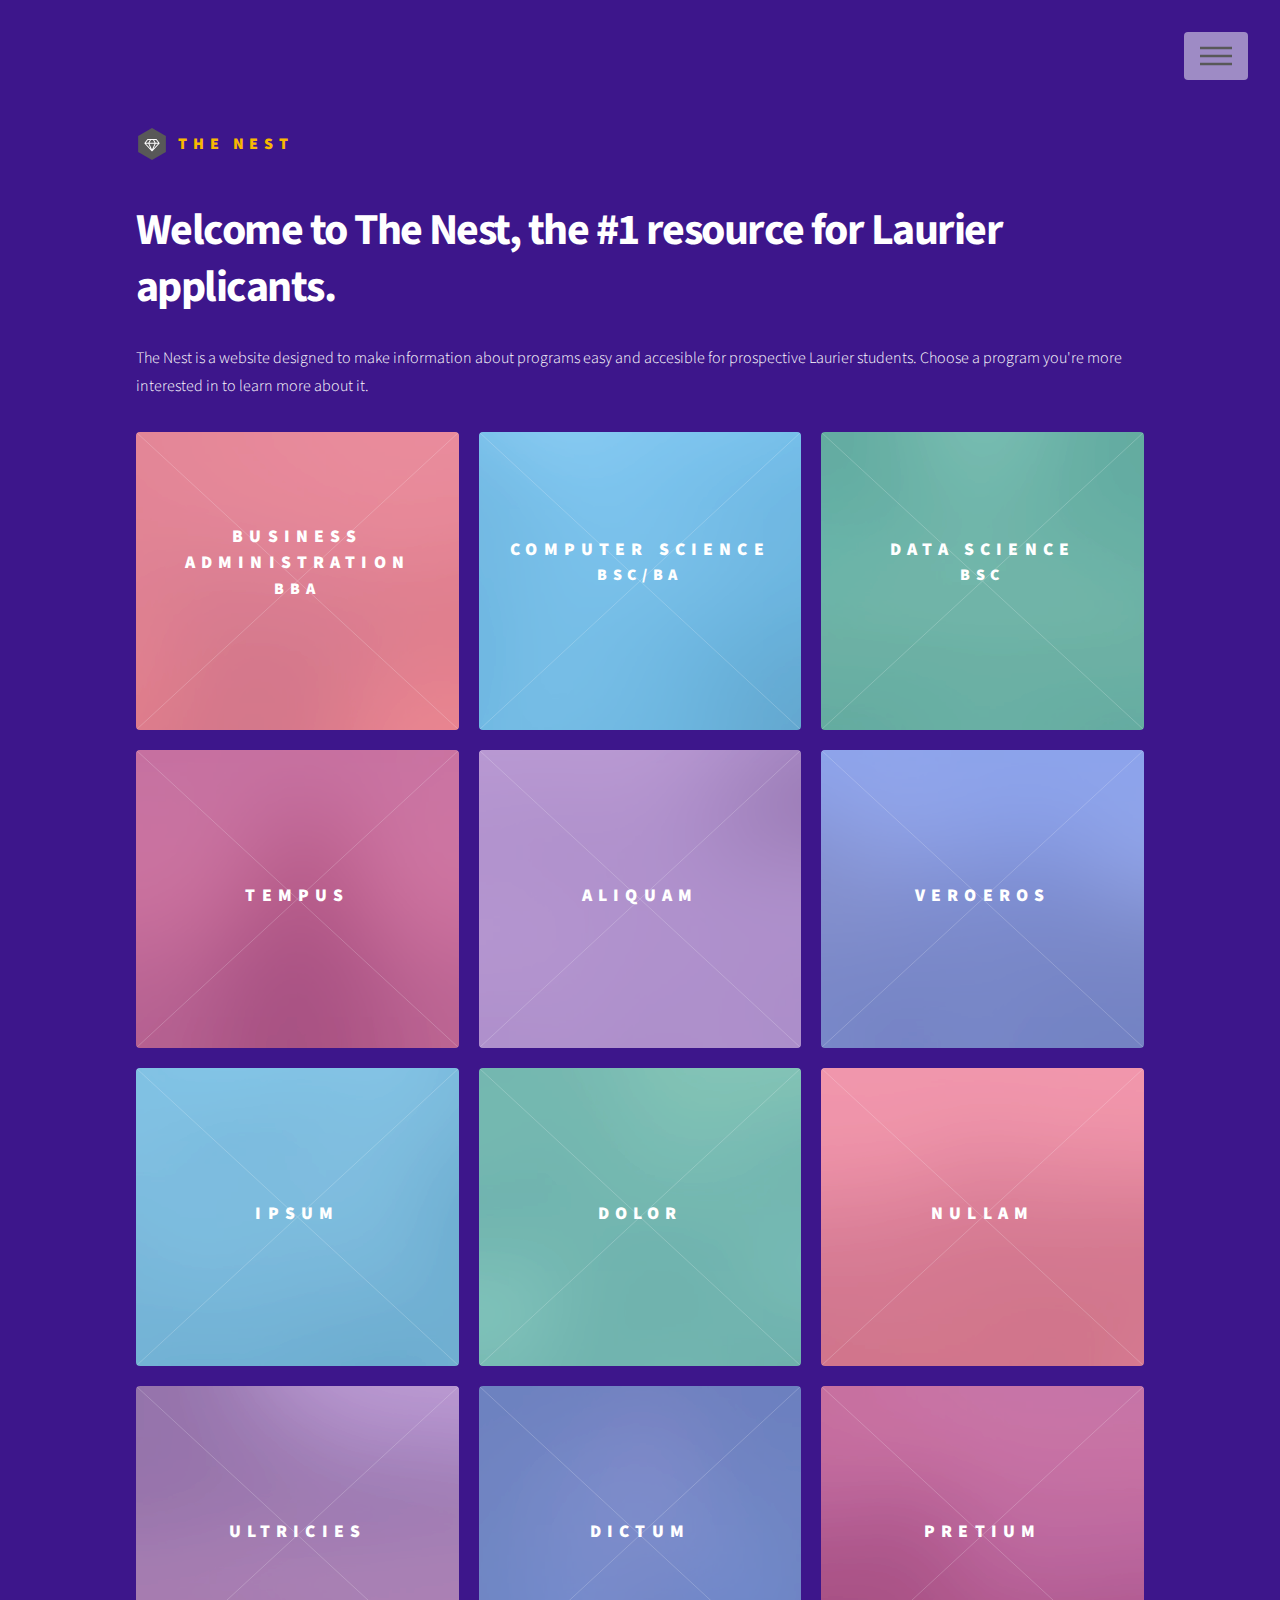
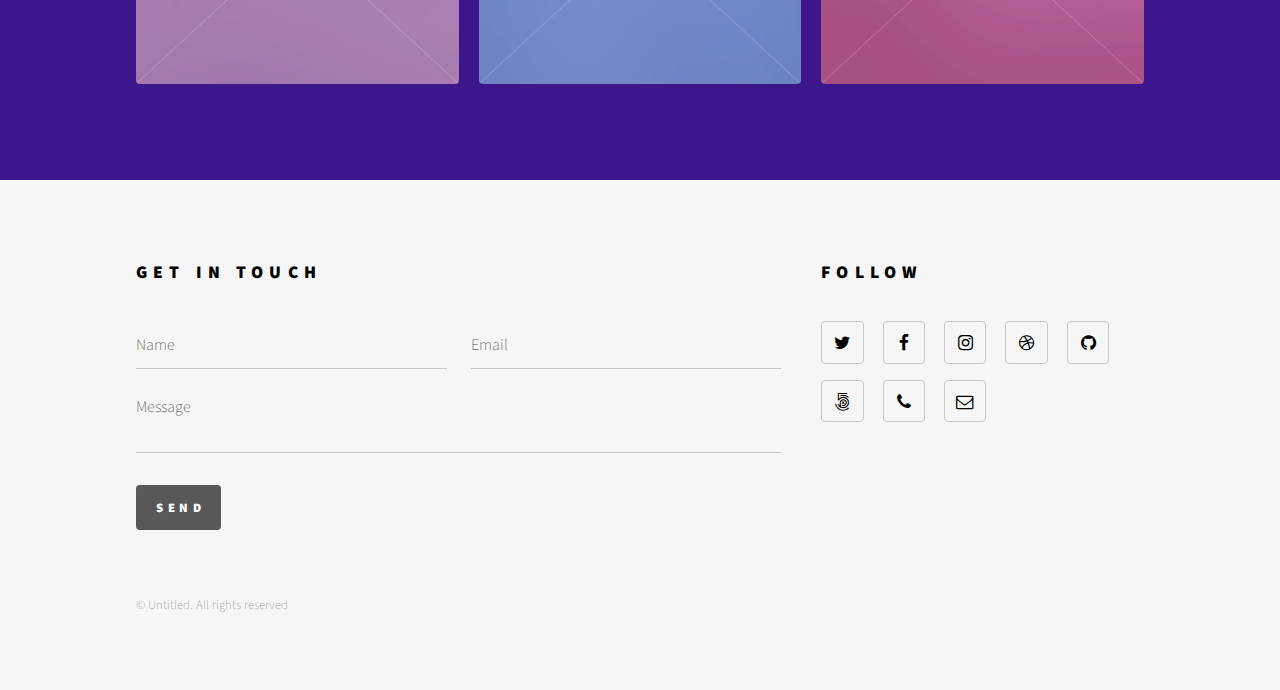
<file: index.html>
<!DOCTYPE HTML>
<!--
	Phantom by Pixelarity
	pixelarity.com | hello@pixelarity.com
	License: pixelarity.com/license
-->
<html>
	<head>
		<title>The Nest</title>
		<meta charset="utf-8" />
		<meta name="viewport" content="width=device-width, initial-scale=1, user-scalable=no" />
		<link rel="stylesheet" href="assets/css/main.css" />
		<noscript><link rel="stylesheet" href="assets/css/noscript.css" /></noscript>
	</head>
	<body class="is-preload">
		<!-- Wrapper -->
			<div id="wrapper">

				<!-- Header -->
					<header id="header">
						<div class="inner">

							<!-- Logo -->
								<a href="index.html" class="logo">
									<span class="symbol"><img src="images/logo.svg" alt="" /></span><span class="title">The Nest</span>
								</a>

							<!-- Nav -->
								<nav>
									<ul>
										<li><a href="#menu">Menu</a></li>
									</ul>
								</nav>

						</div>
					</header>

				<!-- Menu -->
					<nav id="menu">
						<h2>Menu</h2>
						<ul>
							<li><a href="index.html">Home</a></li>
							<li><a href="generic.html">Ipsum veroeros</a></li>
							<li><a href="generic.html">Tempus etiam</a></li>
							<li><a href="generic.html">Consequat dolor</a></li>
							<li><a href="elements.html">Elements</a></li>
						</ul>
					</nav>

				<!-- Main -->
					<div id="main">
						<div class="inner">
							<header>
								<h1>Welcome to The Nest, the #1 resource for Laurier applicants.</h1>
								<p>The Nest is a website designed to make information about programs easy and accesible for prospective Laurier students. Choose a program you're more interested in to learn more about it.</p>
							</header>
							<section class="tiles">
								<article class="style1">
									<span class="image">
										<img src="images/pic01.jpg" alt="" />
									</span>
									<a href="bba.html">
										<h2>Business Administration</h2>
										<h3>BBA</h3>
										<div class="content">
											<p>Learn to adapt to a world of ever-growing complexity and work in teams tackling real-world problems facing today’s businesses and tomorrow’s startups.
												</p>
										</div>
									</a>
								</article>
								<article class="style2">
									<span class="image">
										<img src="images/pic02.jpg" alt="" />
									</span>
									<a href="cs.html">
										<h2>Computer Science</h2>
										<h3>BSc/BA</h3>
										<div class="content">
											<p> Computer Science will help you develop strong algorithm analysis and design skills in procedural, object-oriented and low-level languages.</p>
										</div>
									</a>
								</article>
								<article class="style3">
									<span class="image">
										<img src="images/pic03.jpg" alt="" />
									</span>
									<a href="generic.html">
										<h2>Data Science</h2>
										<h3>BSc</h3>
										<div class="content">
											<p>Data-driven decision making has become an industry standard, creating unprecedented demand for data-oriented professionals to analyze patterns and models for all kinds of data, with applications ranging from scientific discovery to business intelligence and analytics.</p>
										</div>
									</a>
								</article>
								<article class="style4">
									<span class="image">
										<img src="images/pic04.jpg" alt="" />
									</span>
									<a href="generic.html">
										<h2>Tempus</h2>
										<div class="content">
											<p>Sed nisl arcu euismod sit amet nisi lorem etiam dolor veroeros et feugiat.</p>
										</div>
									</a>
								</article>
								<article class="style5">
									<span class="image">
										<img src="images/pic05.jpg" alt="" />
									</span>
									<a href="generic.html">
										<h2>Aliquam</h2>
										<div class="content">
											<p>Sed nisl arcu euismod sit amet nisi lorem etiam dolor veroeros et feugiat.</p>
										</div>
									</a>
								</article>
								<article class="style6">
									<span class="image">
										<img src="images/pic06.jpg" alt="" />
									</span>
									<a href="generic.html">
										<h2>Veroeros</h2>
										<div class="content">
											<p>Sed nisl arcu euismod sit amet nisi lorem etiam dolor veroeros et feugiat.</p>
										</div>
									</a>
								</article>
								<article class="style2">
									<span class="image">
										<img src="images/pic07.jpg" alt="" />
									</span>
									<a href="generic.html">
										<h2>Ipsum</h2>
										<div class="content">
											<p>Sed nisl arcu euismod sit amet nisi lorem etiam dolor veroeros et feugiat.</p>
										</div>
									</a>
								</article>
								<article class="style3">
									<span class="image">
										<img src="images/pic08.jpg" alt="" />
									</span>
									<a href="generic.html">
										<h2>Dolor</h2>
										<div class="content">
											<p>Sed nisl arcu euismod sit amet nisi lorem etiam dolor veroeros et feugiat.</p>
										</div>
									</a>
								</article>
								<article class="style1">
									<span class="image">
										<img src="images/pic09.jpg" alt="" />
									</span>
									<a href="generic.html">
										<h2>Nullam</h2>
										<div class="content">
											<p>Sed nisl arcu euismod sit amet nisi lorem etiam dolor veroeros et feugiat.</p>
										</div>
									</a>
								</article>
								<article class="style5">
									<span class="image">
										<img src="images/pic10.jpg" alt="" />
									</span>
									<a href="generic.html">
										<h2>Ultricies</h2>
										<div class="content">
											<p>Sed nisl arcu euismod sit amet nisi lorem etiam dolor veroeros et feugiat.</p>
										</div>
									</a>
								</article>
								<article class="style6">
									<span class="image">
										<img src="images/pic11.jpg" alt="" />
									</span>
									<a href="generic.html">
										<h2>Dictum</h2>
										<div class="content">
											<p>Sed nisl arcu euismod sit amet nisi lorem etiam dolor veroeros et feugiat.</p>
										</div>
									</a>
								</article>
								<article class="style4">
									<span class="image">
										<img src="images/pic12.jpg" alt="" />
									</span>
									<a href="generic.html">
										<h2>Pretium</h2>
										<div class="content">
											<p>Sed nisl arcu euismod sit amet nisi lorem etiam dolor veroeros et feugiat.</p>
										</div>
									</a>
								</article>
							</section>
						</div>
					</div>

				<!-- Footer -->
					<footer id="footer">
						<div class="inner">
							<section>
								<h2>Get in touch</h2>
								<form method="post" action="#">
									<div class="fields">
										<div class="field half">
											<input type="text" name="name" id="name" placeholder="Name" />
										</div>
										<div class="field half">
											<input type="email" name="email" id="email" placeholder="Email" />
										</div>
										<div class="field">
											<textarea name="message" id="message" placeholder="Message"></textarea>
										</div>
									</div>
									<ul class="actions">
										<li><input type="submit" value="Send" class="primary" /></li>
									</ul>
								</form>
							</section>
							<section>
								<h2>Follow</h2>
								<ul class="icons">
									<li><a href="#" class="icon style2 fa-twitter"><span class="label">Twitter</span></a></li>
									<li><a href="#" class="icon style2 fa-facebook"><span class="label">Facebook</span></a></li>
									<li><a href="#" class="icon style2 fa-instagram"><span class="label">Instagram</span></a></li>
									<li><a href="#" class="icon style2 fa-dribbble"><span class="label">Dribbble</span></a></li>
									<li><a href="#" class="icon style2 fa-github"><span class="label">GitHub</span></a></li>
									<li><a href="#" class="icon style2 fa-500px"><span class="label">500px</span></a></li>
									<li><a href="#" class="icon style2 fa-phone"><span class="label">Phone</span></a></li>
									<li><a href="#" class="icon style2 fa-envelope-o"><span class="label">Email</span></a></li>
								</ul>
							</section>
							<ul class="copyright">
								<li>&copy; Untitled. All rights reserved</li>
							</ul>
						</div>
					</footer>

			</div>

		<!-- Scripts -->
			<script src="assets/js/jquery.min.js"></script>
			<script src="assets/js/browser.min.js"></script>
			<script src="assets/js/breakpoints.min.js"></script>
			<script src="assets/js/util.js"></script>
			<script src="assets/js/main.js"></script>

	</body>
</html>
</file>
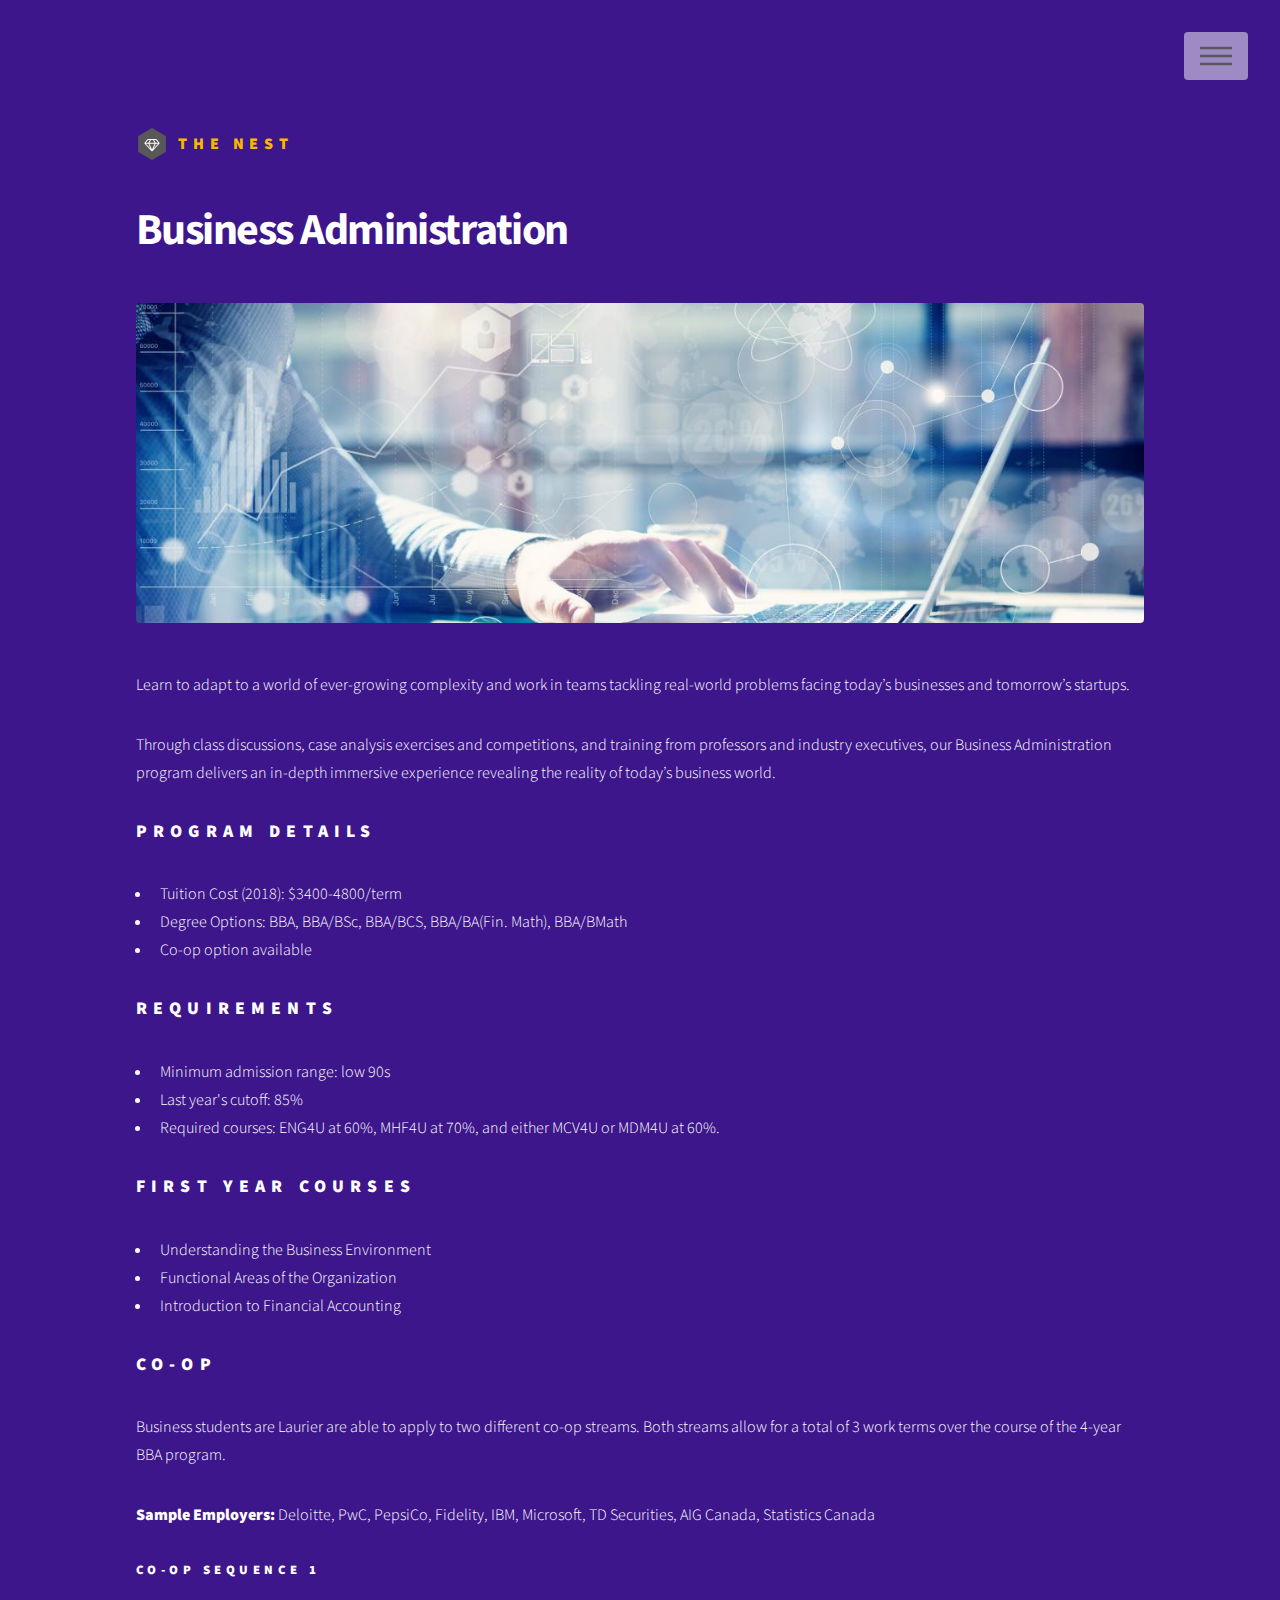
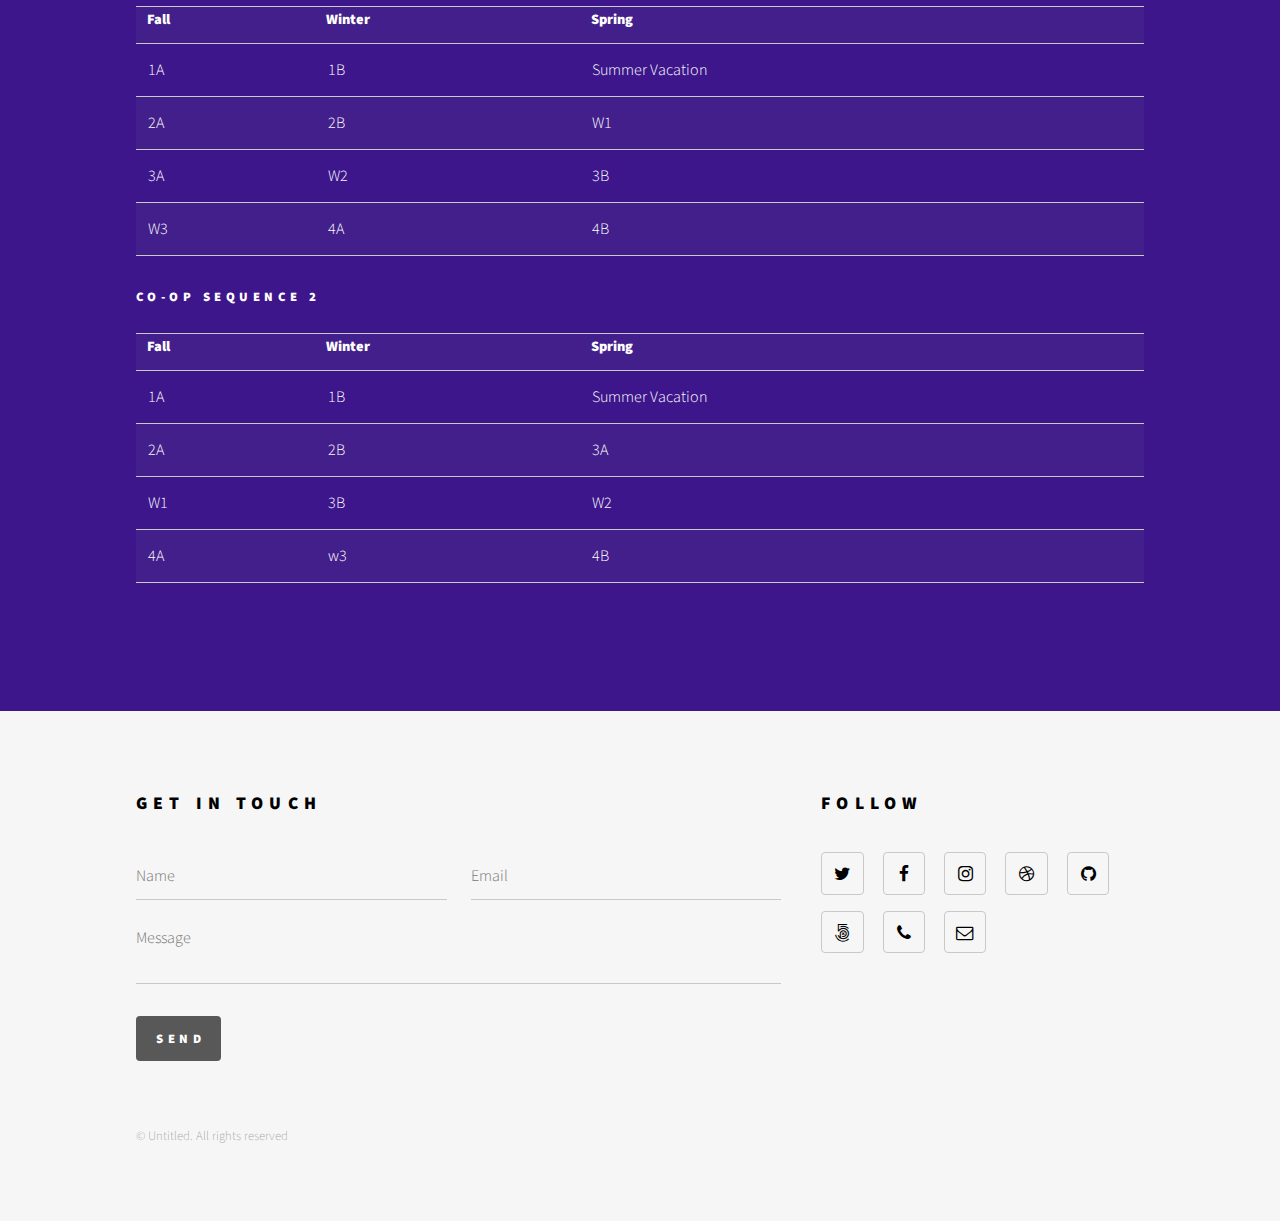
<file: bba.html>
<!DOCTYPE HTML>
<!--
	Phantom by Pixelarity
	pixelarity.com | hello@pixelarity.com
	License: pixelarity.com/license
-->
<html>
	<head>
		<title>The Nest - Business Administration</title>
		<meta charset="utf-8" />
		<meta name="viewport" content="width=device-width, initial-scale=1, user-scalable=no" />
		<link rel="stylesheet" href="assets/css/main.css" />
		<noscript><link rel="stylesheet" href="assets/css/noscript.css" /></noscript>
	</head>
	<body class="is-preload">
		<!-- Wrapper -->
			<div id="wrapper">

				<!-- Header -->
					<header id="header">
						<div class="inner">

							<!-- Logo -->
								<a href="index.html" class="logo">
									<span class="symbol"><img src="images/logo.svg" alt="" /></span><span class="title">The Nest</span>
								</a>

							<!-- Nav -->
								<nav>
									<ul>
										<li><a href="#menu">Menu</a></li>
									</ul>
								</nav>

						</div>
					</header>

				<!-- Menu -->
					<nav id="menu">
						<h2>Menu</h2>
						<ul>
							<li><a href="index.html">Home</a></li>
							<li><a href="generic.html">Ipsum veroeros</a></li>
							<li><a href="generic.html">Tempus etiam</a></li>
							<li><a href="generic.html">Consequat dolor</a></li>
							<li><a href="elements.html">Elements</a></li>
						</ul>
					</nav>

				<!-- Main -->
					<div id="main">
						<div class="inner">
							<h1>Business Administration</h1>
							<span class="image main"><img src="images/bba/bba03.jpg" alt="" /></span>
							<p>Learn to adapt to a world of ever-growing complexity and work in teams tackling real-world problems facing today’s businesses and tomorrow’s startups.</p>
							<p>Through class discussions, case analysis exercises and competitions, and training from professors and industry executives, our Business Administration program delivers an in-depth immersive experience revealing the reality of today’s business world.</p>

							<h2>Program Details</h2>
							<ul>
								<li>Tuition Cost (2018): $3400-4800/term</li>
								<li>Degree Options: BBA, BBA/BSc, BBA/BCS, BBA/BA(Fin. Math), BBA/BMath</li>
								<li>Co-op option available
							</ul>

							<h2>Requirements</h2>
							<ul>
								<li>Minimum admission range: low 90s</li>
								<li>Last year's cutoff: 85%</li>
								<li>Required courses: ENG4U at 60%, MHF4U at 70%, and either MCV4U or MDM4U at 60%.</li>
							</ul>

							<h2>First Year Courses</h2>
							<ul>
								<li>Understanding the Business Environment</li>
								<li>Functional Areas of the Organization</li>
								<li>Introduction to Financial Accounting</li>
							</ul>

							<h2>Co-op</h2>
							<p>
								Business students are Laurier are able to apply to two different co-op streams. Both streams allow for a total of 3 work terms over the course of the 4-year BBA program.</p>
							</p>
							<p><b>Sample Employers: </b>Deloitte, PwC, PepsiCo, Fidelity, IBM, Microsoft, TD Securities, AIG Canada, Statistics Canada</p>
							<h4>
								Co-op Sequence 1
							</h4>
							<table>
								
								<tr>
									<th>Fall</th>
									<th>Winter</th>
									<th>Spring</th>
								</tr>

								<tr>
									<td>1A</th>
									<td>1B</th>
									<td>Summer Vacation</th>
								</tr>

								<tr>
									<td>2A</th>
									<td>2B</th>
									<td>W1</th>
								</tr>

								<tr>
									<td>3A</th>
									<td>W2</th>
									<td>3B</th>
								</tr>

								<tr>
									<td>W3</th>
									<td>4A</th>
									<td>4B</th>
								</tr>
	
							</table>

							<h4>
								Co-op Sequence 2
							</h4>
							<table>
								
								<tr>
									<th>Fall</th>
									<th>Winter</th>
									<th>Spring</th>
								</tr>

								<tr>
									<td>1A</th>
									<td>1B</th>
									<td>Summer Vacation</th>
								</tr>

								<tr>
									<td>2A</th>
									<td>2B</th>
									<td>3A</th>
								</tr>

								<tr>
									<td>W1</th>
									<td>3B</th>
									<td>W2</th>
								</tr>

								<tr>
									<td>4A</th>
									<td>w3</th>
									<td>4B</th>
								</tr>
	
							</table>

						</div>
					</div>
				<!-- Footer -->
					<footer id="footer">
						<div class="inner">
							<section>
								<h2>Get in touch</h2>
								<form method="post" action="#">
									<div class="fields">
										<div class="field half">
											<input type="text" name="name" id="name" placeholder="Name" />
										</div>
										<div class="field half">
											<input type="email" name="email" id="email" placeholder="Email" />
										</div>
										<div class="field">
											<textarea name="message" id="message" placeholder="Message"></textarea>
										</div>
									</div>
									<ul class="actions">
										<li><input type="submit" value="Send" class="primary" /></li>
									</ul>
								</form>
							</section>
							<section>
								<h2>Follow</h2>
								<ul class="icons">
									<li><a href="#" class="icon style2 fa-twitter"><span class="label">Twitter</span></a></li>
									<li><a href="#" class="icon style2 fa-facebook"><span class="label">Facebook</span></a></li>
									<li><a href="#" class="icon style2 fa-instagram"><span class="label">Instagram</span></a></li>
									<li><a href="#" class="icon style2 fa-dribbble"><span class="label">Dribbble</span></a></li>
									<li><a href="#" class="icon style2 fa-github"><span class="label">GitHub</span></a></li>
									<li><a href="#" class="icon style2 fa-500px"><span class="label">500px</span></a></li>
									<li><a href="#" class="icon style2 fa-phone"><span class="label">Phone</span></a></li>
									<li><a href="#" class="icon style2 fa-envelope-o"><span class="label">Email</span></a></li>
								</ul>
							</section>
							<ul class="copyright">
								<li>&copy; Untitled. All rights reserved</li>
							</ul>
						</div>
					</footer>

			</div>

		<!-- Scripts -->
			<script src="assets/js/jquery.min.js"></script>
			<script src="assets/js/browser.min.js"></script>
			<script src="assets/js/breakpoints.min.js"></script>
			<script src="assets/js/util.js"></script>
			<script src="assets/js/main.js"></script>

	</body>
</html>
</file>
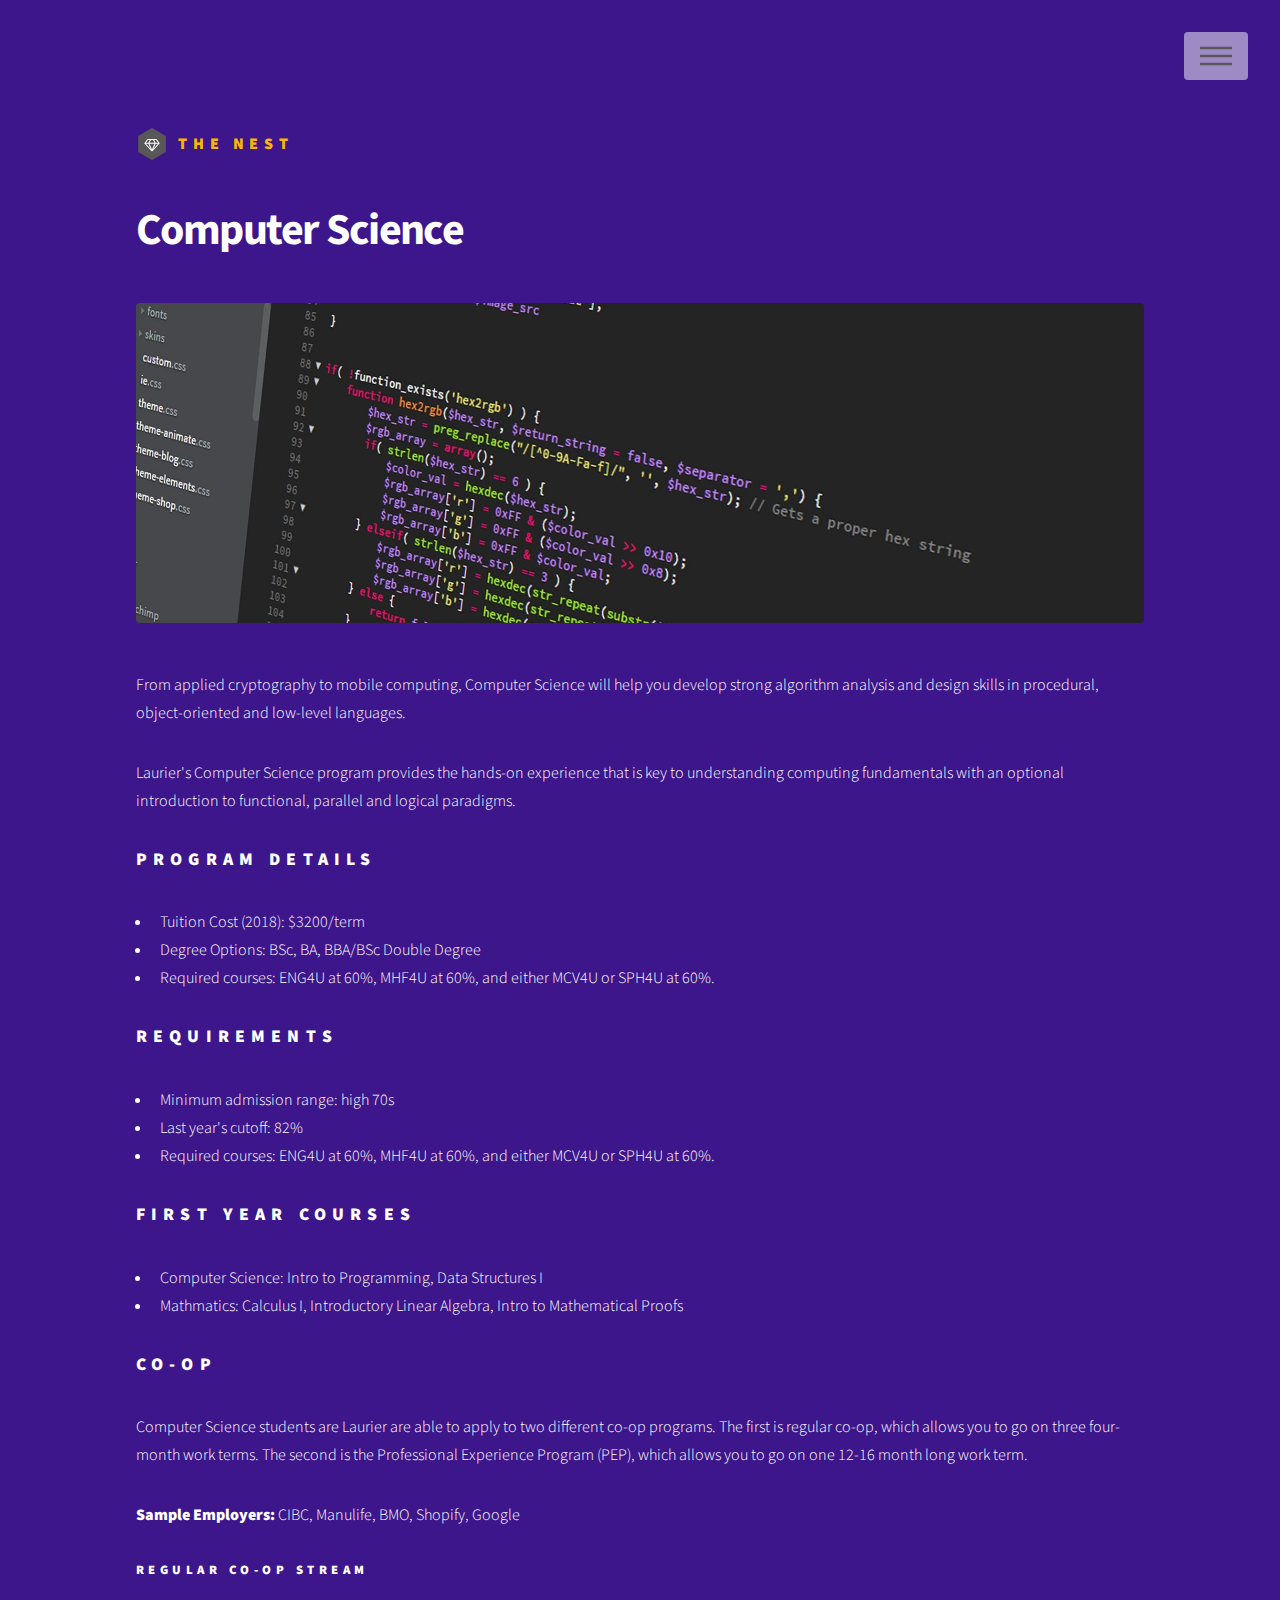
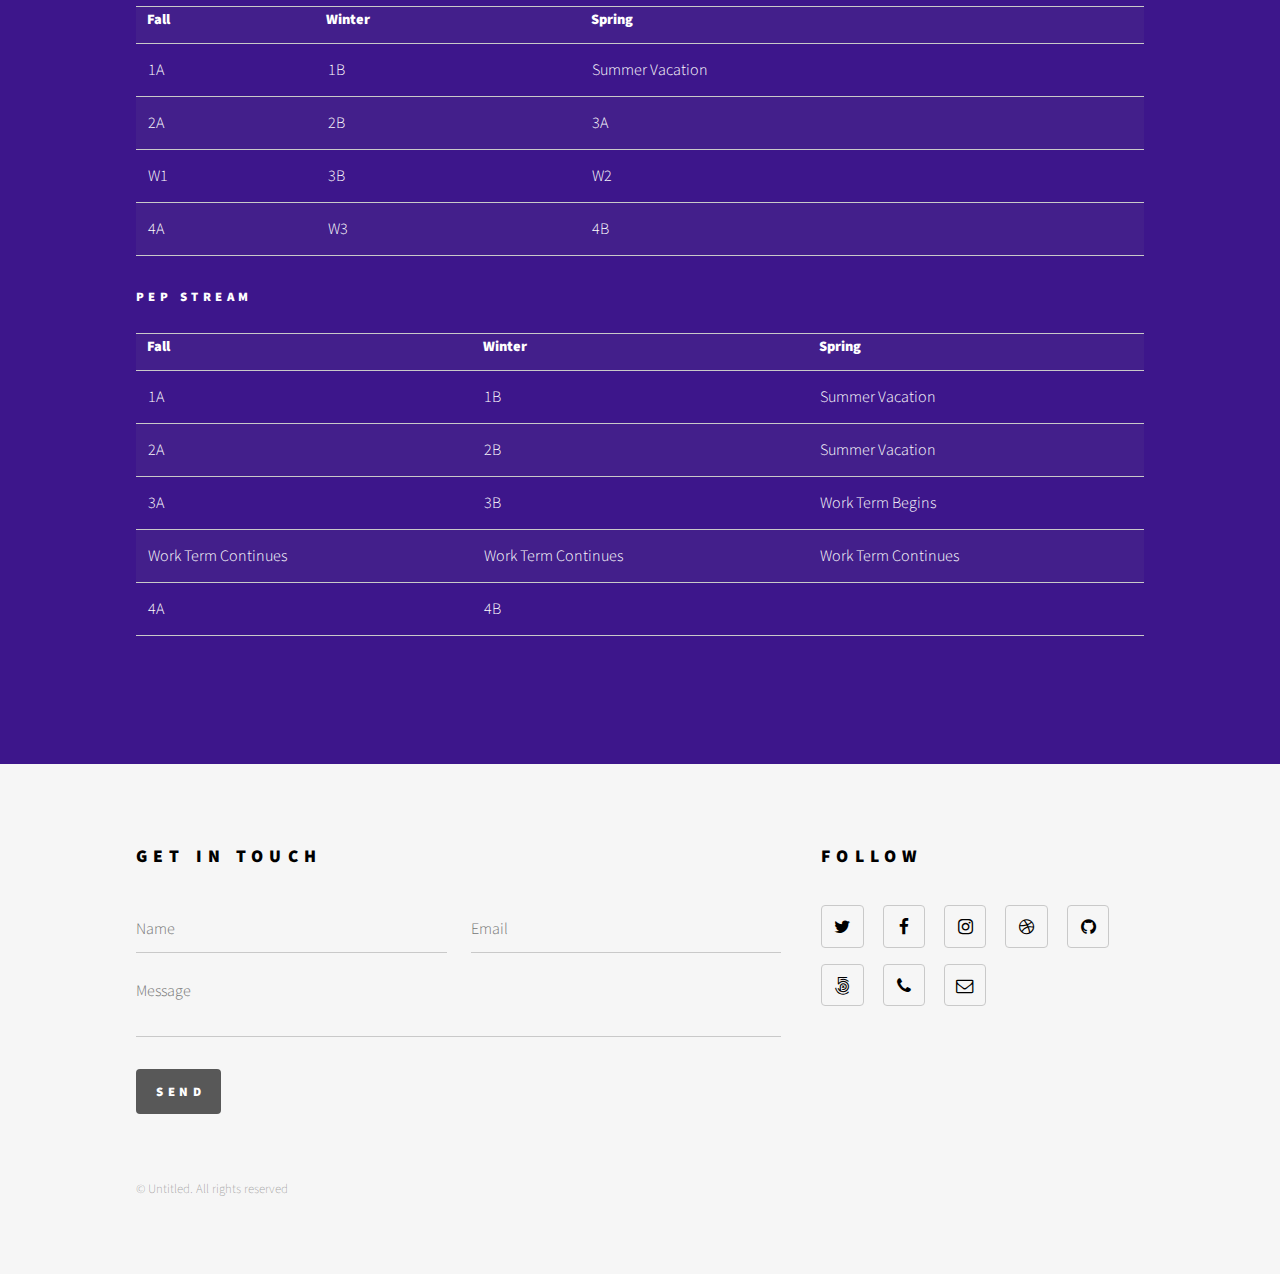
<file: cs.html>
<!DOCTYPE HTML>
<!--
	Phantom by Pixelarity
	pixelarity.com | hello@pixelarity.com
	License: pixelarity.com/license
-->
<html>
	<head>
		<title>The Nest - Computer Science</title>
		<meta charset="utf-8" />
		<meta name="viewport" content="width=device-width, initial-scale=1, user-scalable=no" />
		<link rel="stylesheet" href="assets/css/main.css" />
		<noscript><link rel="stylesheet" href="assets/css/noscript.css" /></noscript>
	</head>
	<body class="is-preload">
		<!-- Wrapper -->
			<div id="wrapper">

				<!-- Header -->
					<header id="header">
						<div class="inner">

							<!-- Logo -->
								<a href="index.html" class="logo">
									<span class="symbol"><img src="images/logo.svg" alt="" /></span><span class="title">The Nest</span>
								</a>

							<!-- Nav -->
								<nav>
									<ul>
										<li><a href="#menu">Menu</a></li>
									</ul>
								</nav>

						</div>
					</header>

				<!-- Menu -->
					<nav id="menu">
						<h2>Menu</h2>
						<ul>
							<li><a href="index.html">Home</a></li>
							<li><a href="generic.html">Ipsum veroeros</a></li>
							<li><a href="generic.html">Tempus etiam</a></li>
							<li><a href="generic.html">Consequat dolor</a></li>
							<li><a href="elements.html">Elements</a></li>
						</ul>
					</nav>

				<!-- Main -->
					<div id="main">
						<div class="inner">
							<h1>Computer Science</h1>
							<span class="image main"><img src="images/cs/cs.jpg" alt="" /></span>
							<p>From applied cryptography to mobile computing, Computer Science will help you develop strong algorithm analysis and design skills in procedural, object-oriented and low-level languages.</p>
							<p>Laurier's Computer Science program provides the hands-on experience that is key to understanding computing fundamentals with an optional introduction to functional, parallel and logical paradigms.</p>

							<h2>Program Details</h2>
							<ul>
								<li>Tuition Cost (2018): $3200/term</li>
								<li>Degree Options: BSc, BA, BBA/BSc Double Degree</li>
								<li>Required courses: ENG4U at 60%, MHF4U at 60%, and either MCV4U or SPH4U at 60%.</li>
							</ul>

							<h2>Requirements</h2>
							<ul>
								<li>Minimum admission range: high 70s</li>
								<li>Last year's cutoff: 82%</li>
								<li>Required courses: ENG4U at 60%, MHF4U at 60%, and either MCV4U or SPH4U at 60%.</li>
							</ul>

							<h2>First Year Courses</h2>
							<ul>
								<li>Computer Science: Intro to Programming, Data Structures I
								<li>Mathmatics: Calculus I, Introductory Linear Algebra, Intro to Mathematical Proofs</li>
							</ul>

							<h2>Co-op</h2>
							<p>
								Computer Science students are Laurier are able to apply to two different co-op programs. The first is regular co-op, which allows you to go on three four-month work terms. The second is the Professional Experience Program (PEP), which allows you to go on one 12-16 month long work term.</p>
							</p>
							<p><b>Sample Employers: </b>CIBC, Manulife, BMO, Shopify, Google</p>
							<h4>
								Regular Co-op Stream
							</h4>
							<table>
								
								<tr>
									<th>Fall</th>
									<th>Winter</th>
									<th>Spring</th>
								</tr>

								<tr>
									<td>1A</th>
									<td>1B</th>
									<td>Summer Vacation</th>
								</tr>

								<tr>
									<td>2A</th>
									<td>2B</th>
									<td>3A</th>
								</tr>

								<tr>
									<td>W1</th>
									<td>3B</th>
									<td>W2</th>
								</tr>

								<tr>
									<td>4A</th>
									<td>W3</th>
									<td>4B</th>
								</tr>
	
							</table>

							<h4>
								PEP Stream
							</h4>
							<table>
								
								<tr>
									<th>Fall</th>
									<th>Winter</th>
									<th>Spring</th>
								</tr>

								<tr>
									<td>1A</th>
									<td>1B</th>
									<td>Summer Vacation</th>
								</tr>

								<tr>
									<td>2A</th>
									<td>2B</th>
									<td>Summer Vacation</th>
								</tr>

								<tr>
									<td>3A</th>
									<td>3B</th>
									<td>Work Term Begins</th>
								</tr>

								<tr>
									<td>Work Term Continues</th>
									<td>Work Term Continues</th>
									<td>Work Term Continues</th>
								</tr>

								<tr>
									<td>4A</th>
									<td>4B</th>
									<td></th>
								</tr>

							</table>
						</div>
					</div>

				<!-- Footer -->
					<footer id="footer">
						<div class="inner">
							<section>
								<h2>Get in touch</h2>
								<form method="post" action="#">
									<div class="fields">
										<div class="field half">
											<input type="text" name="name" id="name" placeholder="Name" />
										</div>
										<div class="field half">
											<input type="email" name="email" id="email" placeholder="Email" />
										</div>
										<div class="field">
											<textarea name="message" id="message" placeholder="Message"></textarea>
										</div>
									</div>
									<ul class="actions">
										<li><input type="submit" value="Send" class="primary" /></li>
									</ul>
								</form>
							</section>
							<section>
								<h2>Follow</h2>
								<ul class="icons">
									<li><a href="#" class="icon style2 fa-twitter"><span class="label">Twitter</span></a></li>
									<li><a href="#" class="icon style2 fa-facebook"><span class="label">Facebook</span></a></li>
									<li><a href="#" class="icon style2 fa-instagram"><span class="label">Instagram</span></a></li>
									<li><a href="#" class="icon style2 fa-dribbble"><span class="label">Dribbble</span></a></li>
									<li><a href="#" class="icon style2 fa-github"><span class="label">GitHub</span></a></li>
									<li><a href="#" class="icon style2 fa-500px"><span class="label">500px</span></a></li>
									<li><a href="#" class="icon style2 fa-phone"><span class="label">Phone</span></a></li>
									<li><a href="#" class="icon style2 fa-envelope-o"><span class="label">Email</span></a></li>
								</ul>
							</section>
							<ul class="copyright">
								<li>&copy; Untitled. All rights reserved</li>
							</ul>
						</div>
					</footer>

			</div>

		<!-- Scripts -->
			<script src="assets/js/jquery.min.js"></script>
			<script src="assets/js/browser.min.js"></script>
			<script src="assets/js/breakpoints.min.js"></script>
			<script src="assets/js/util.js"></script>
			<script src="assets/js/main.js"></script>

	</body>
</html>
</file>
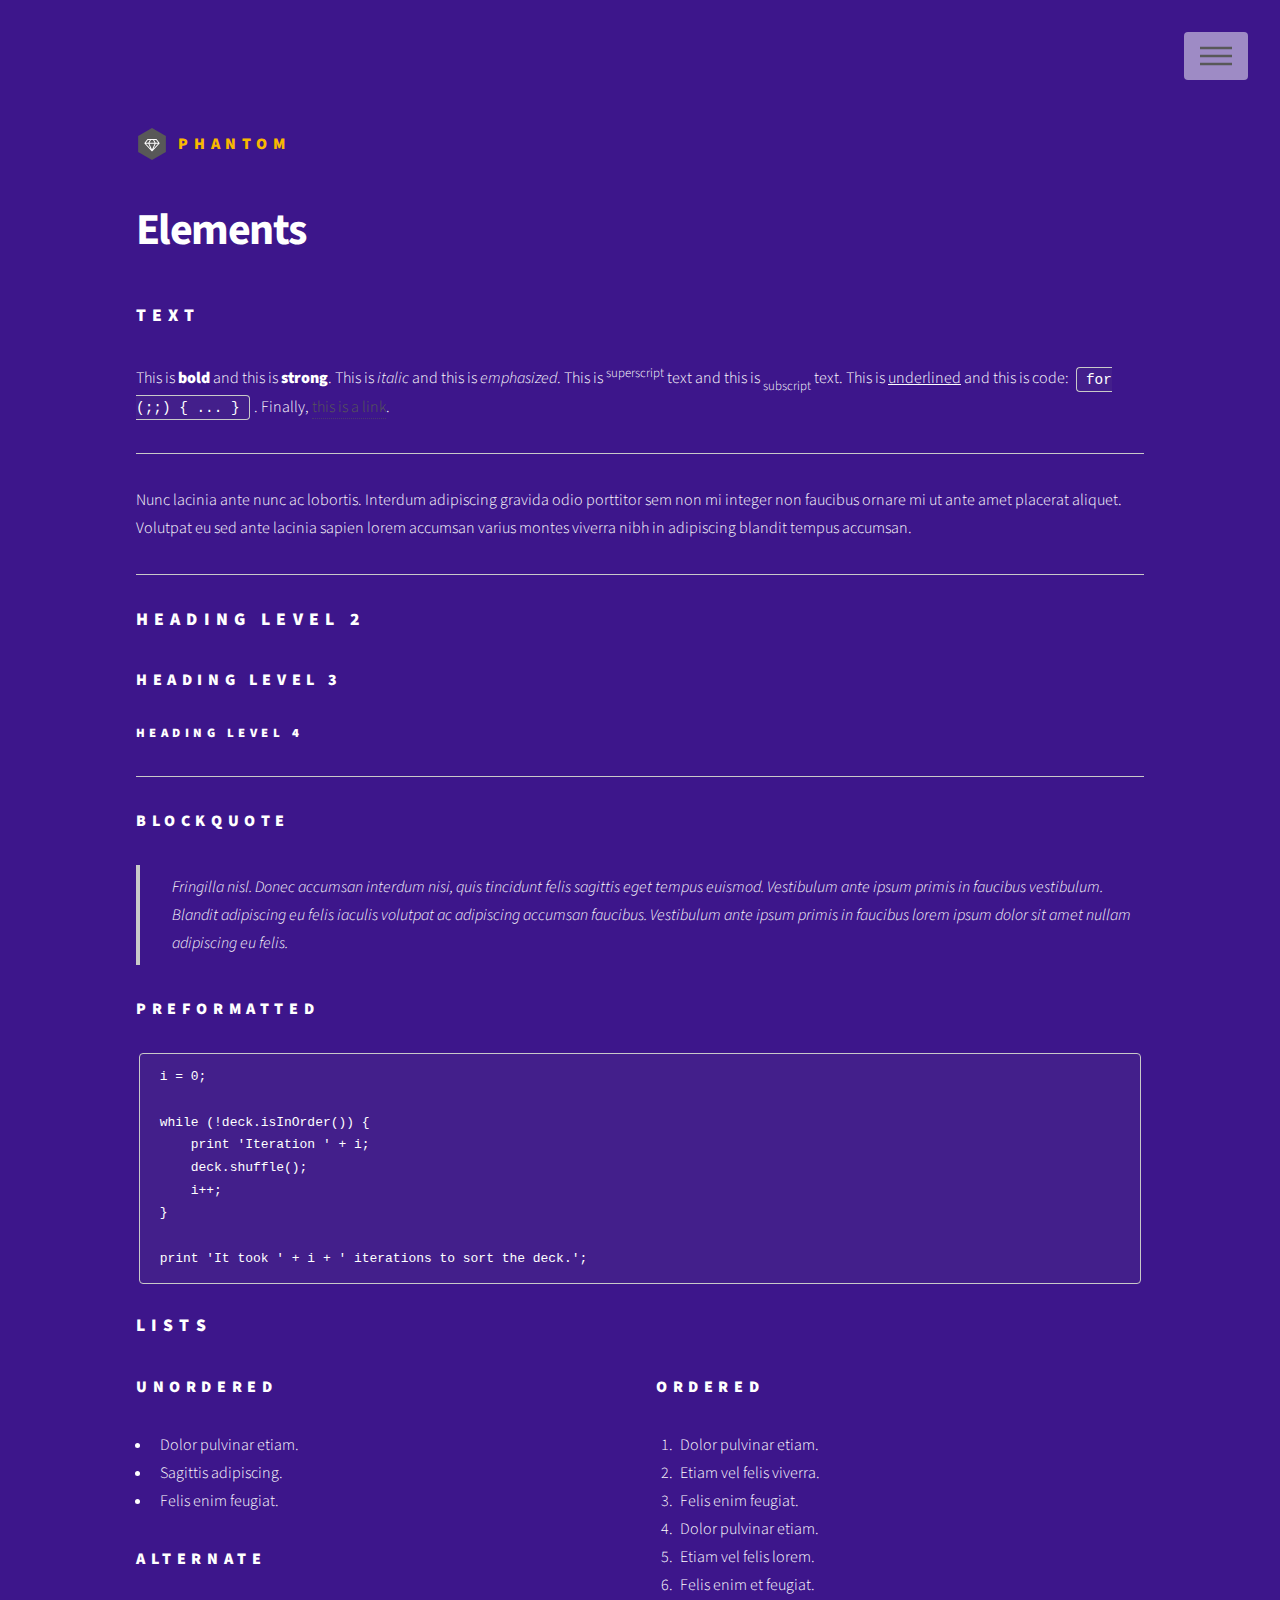
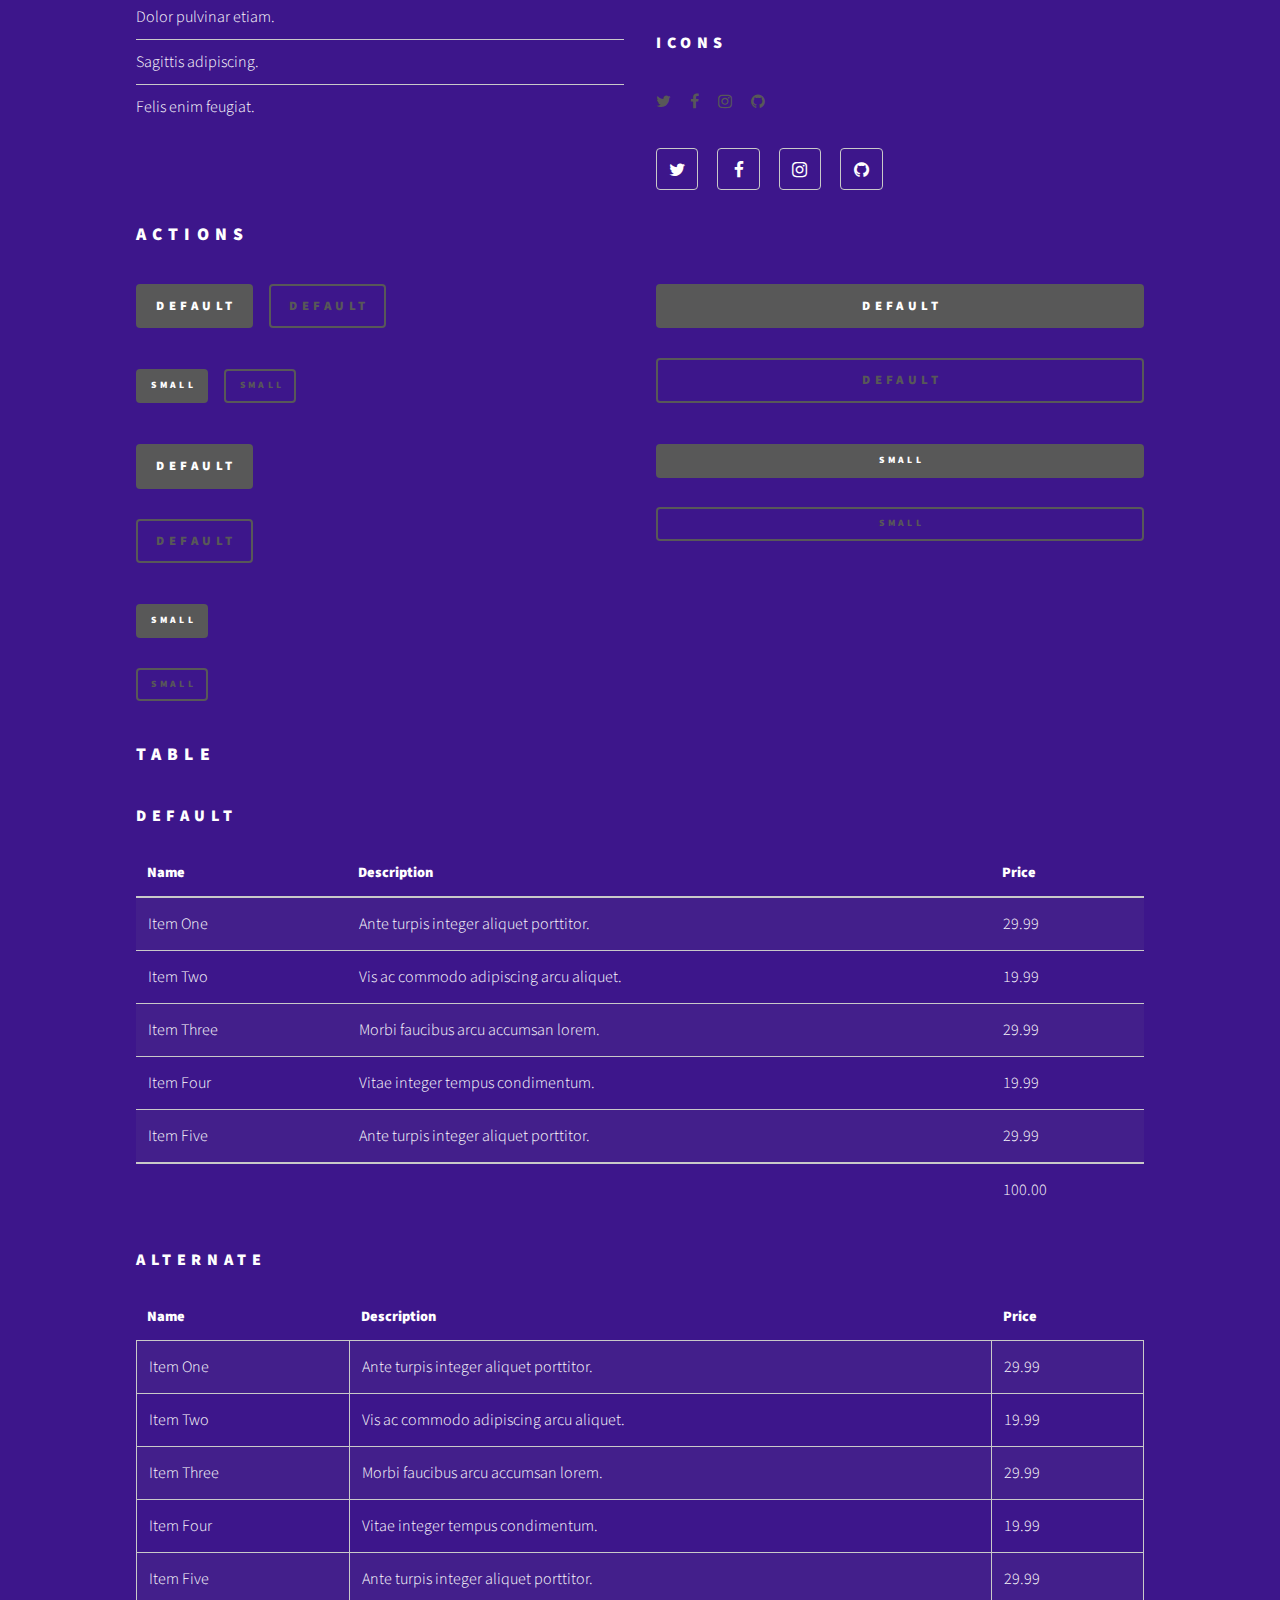
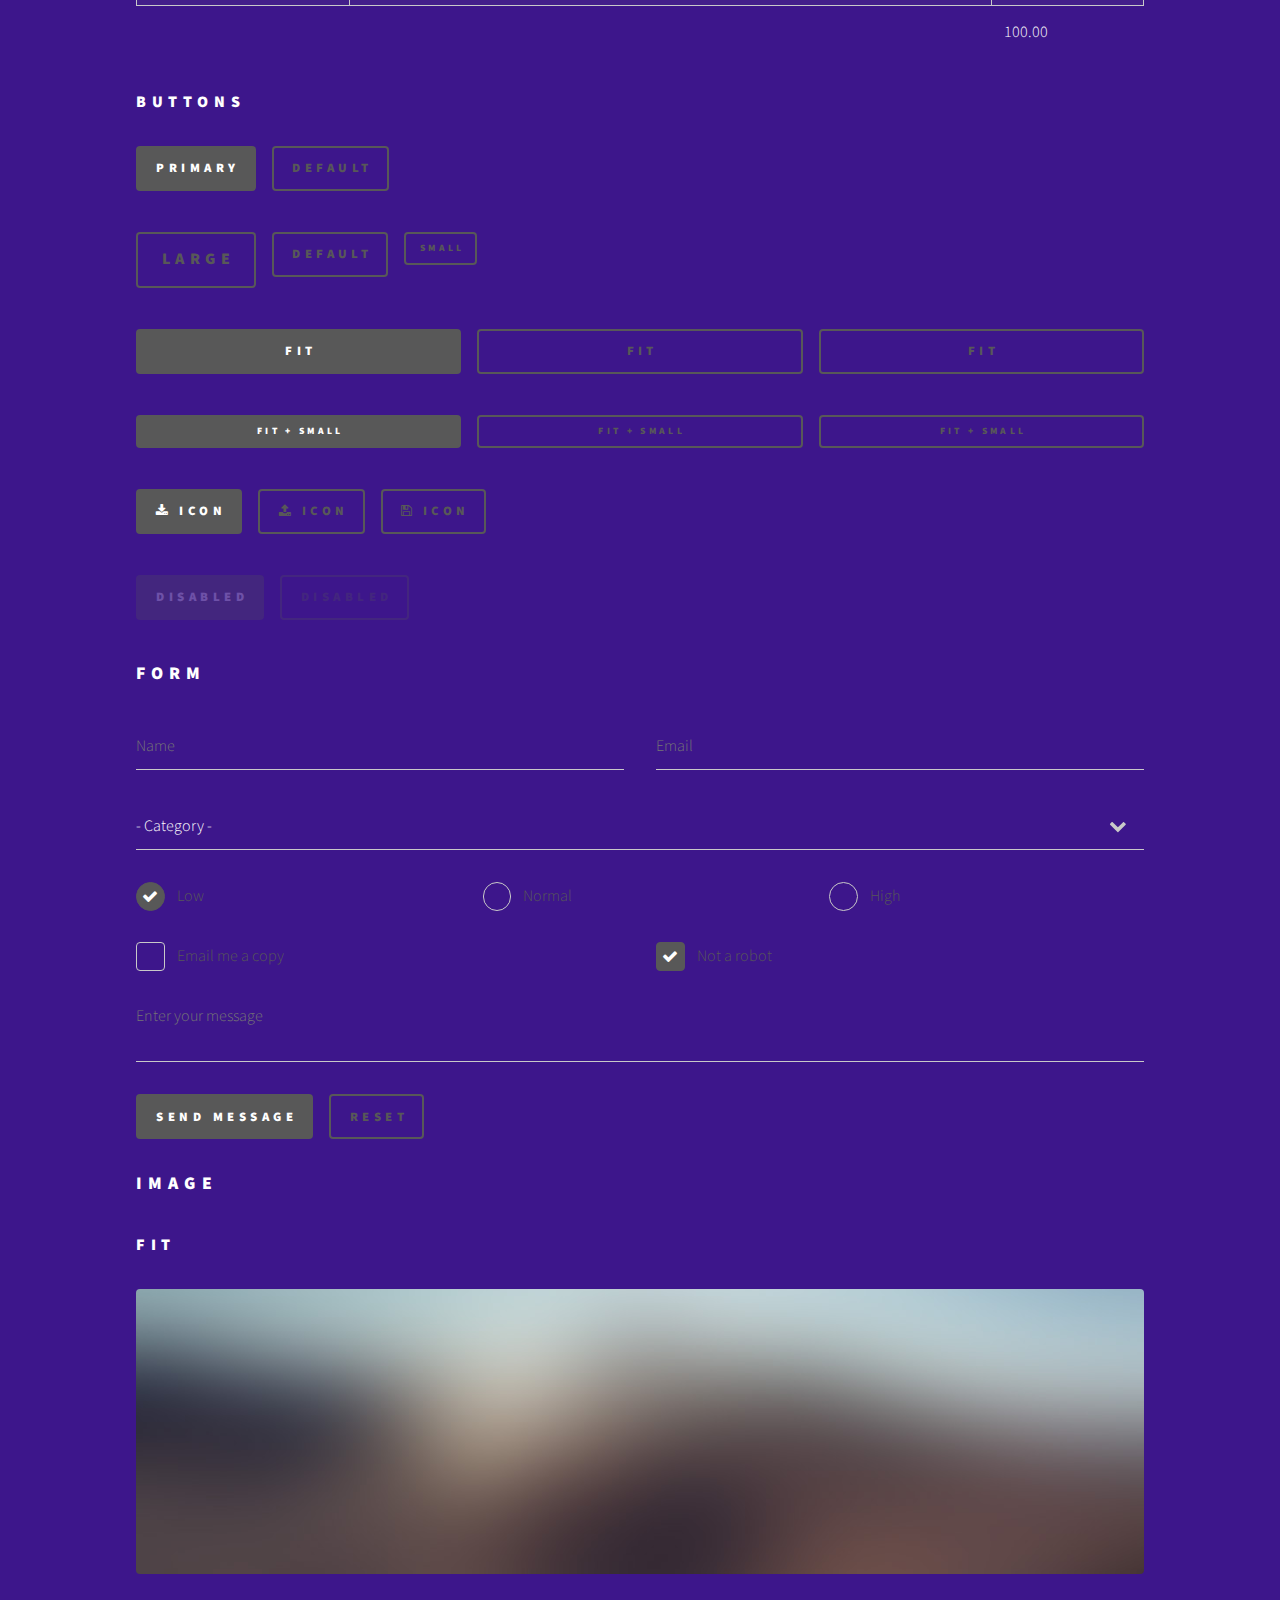
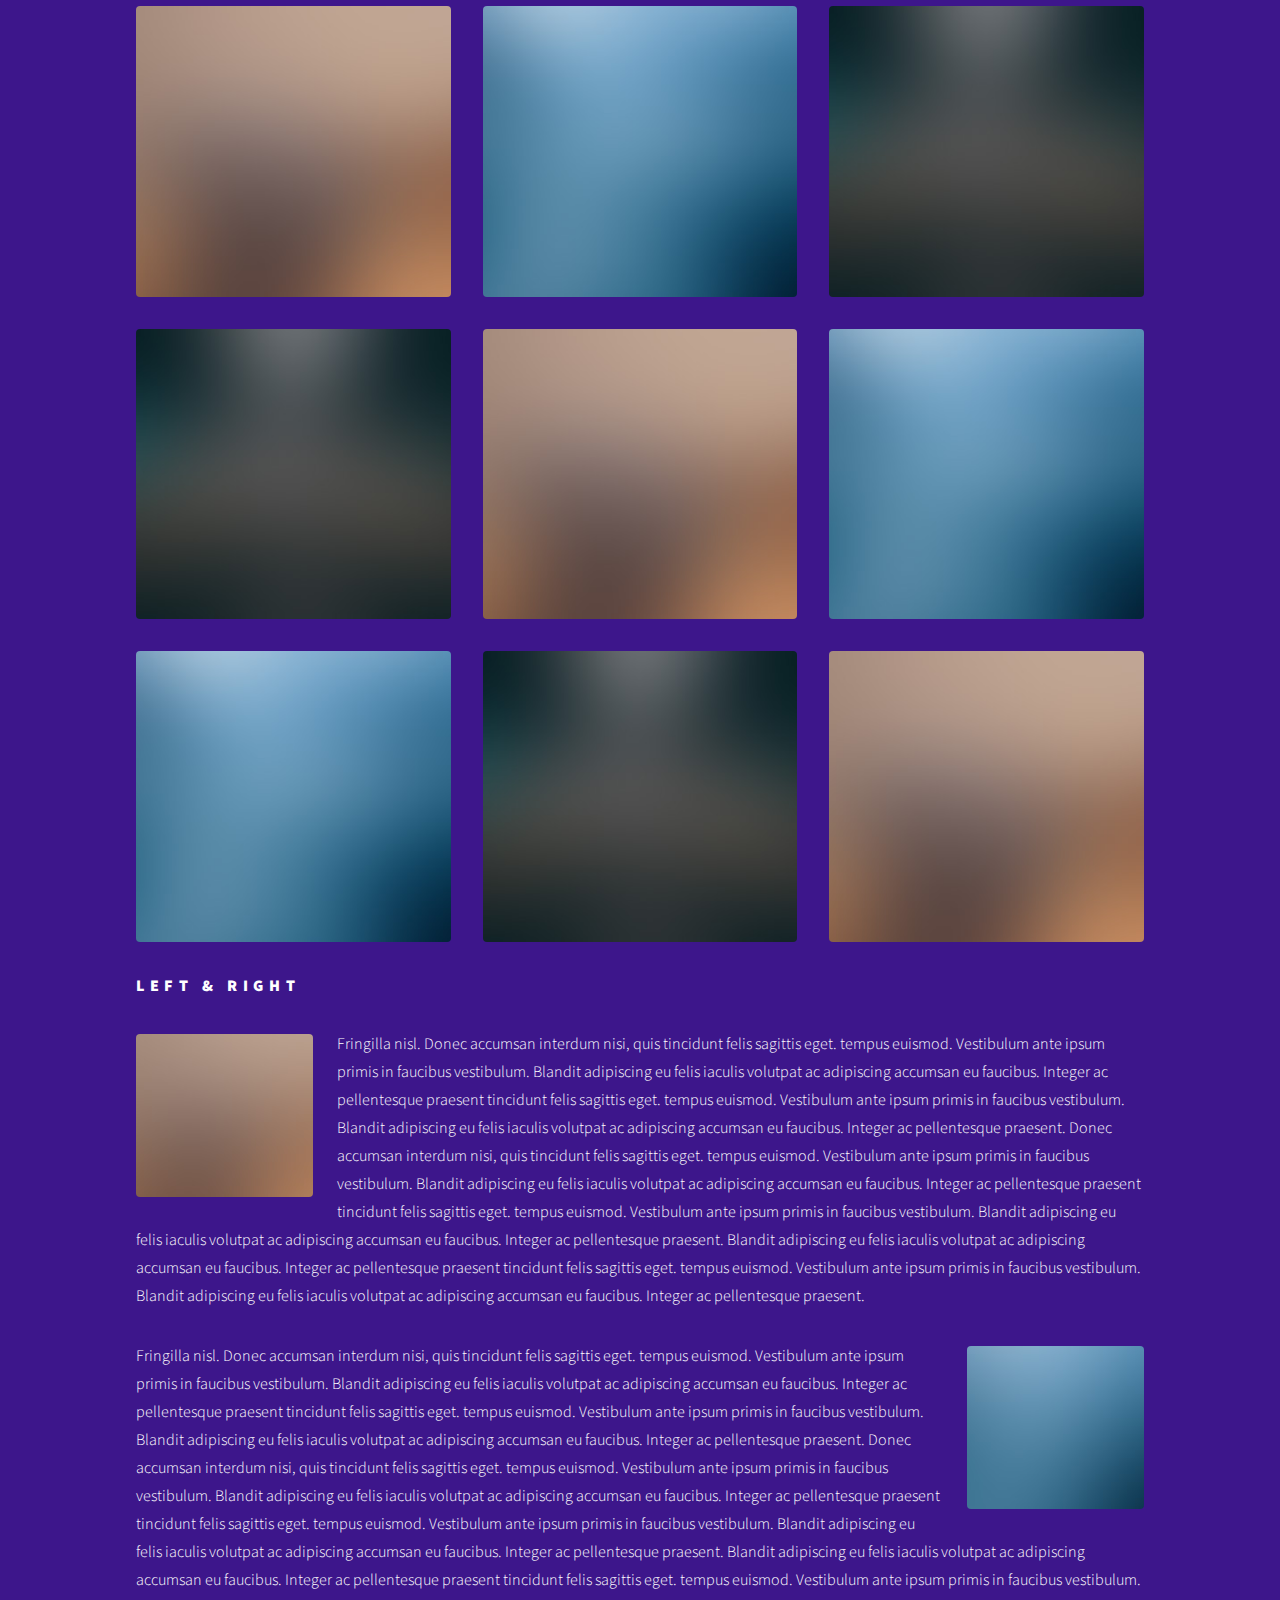
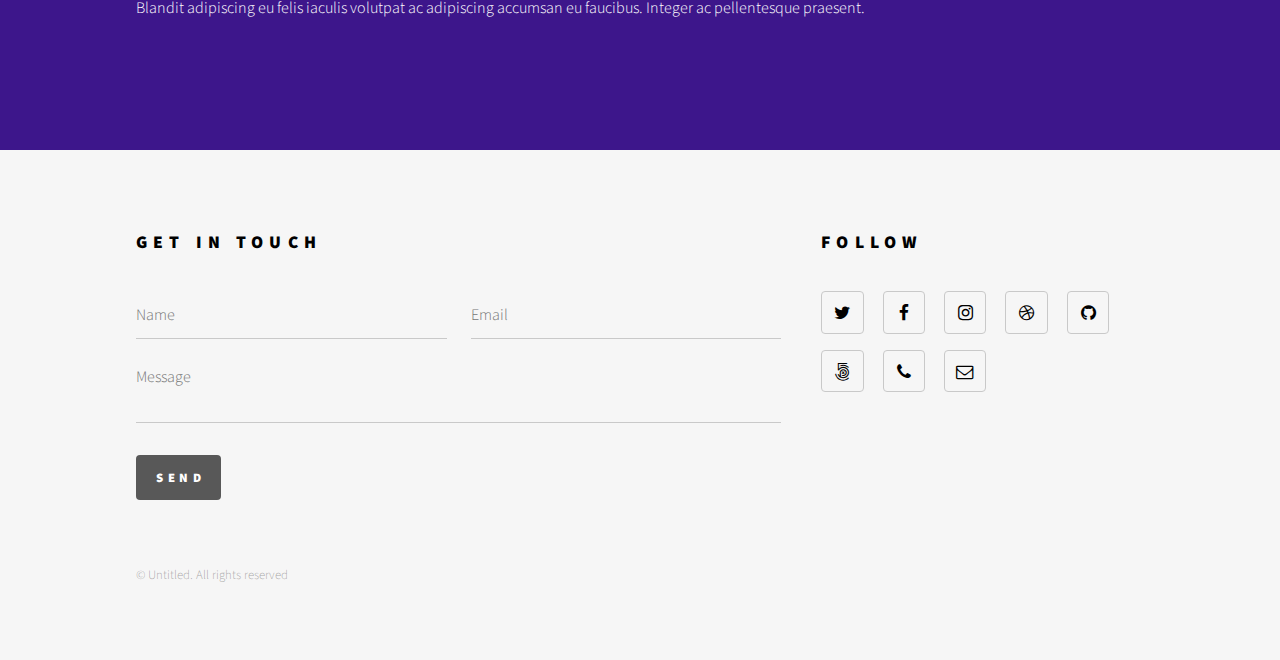
<file: elements.html>
<!DOCTYPE HTML>
<!--
	Phantom by Pixelarity
	pixelarity.com | hello@pixelarity.com
	License: pixelarity.com/license
-->
<html>
	<head>
		<title>Untitled</title>
		<meta charset="utf-8" />
		<meta name="viewport" content="width=device-width, initial-scale=1, user-scalable=no" />
		<link rel="stylesheet" href="assets/css/main.css" />
		<noscript><link rel="stylesheet" href="assets/css/noscript.css" /></noscript>
	</head>
	<body class="is-preload">
		<!-- Wrapper -->
			<div id="wrapper">

				<!-- Header -->
					<header id="header">
						<div class="inner">

							<!-- Logo -->
								<a href="index.html" class="logo">
									<span class="symbol"><img src="images/logo.svg" alt="" /></span><span class="title">Phantom</span>
								</a>

							<!-- Nav -->
								<nav>
									<ul>
										<li><a href="#menu">Menu</a></li>
									</ul>
								</nav>

						</div>
					</header>

				<!-- Menu -->
					<nav id="menu">
						<h2>Menu</h2>
						<ul>
							<li><a href="index.html">Home</a></li>
							<li><a href="generic.html">Ipsum veroeros</a></li>
							<li><a href="generic.html">Tempus etiam</a></li>
							<li><a href="generic.html">Consequat dolor</a></li>
							<li><a href="elements.html">Elements</a></li>
						</ul>
					</nav>

				<!-- Main -->
					<div id="main">
						<div class="inner">
							<h1>Elements</h1>

							<!-- Text -->
								<section>
									<h2>Text</h2>
									<p>This is <b>bold</b> and this is <strong>strong</strong>. This is <i>italic</i> and this is <em>emphasized</em>.
									This is <sup>superscript</sup> text and this is <sub>subscript</sub> text.
									This is <u>underlined</u> and this is code: <code>for (;;) { ... }</code>. Finally, <a href="#">this is a link</a>.</p>
									<hr />
									<p>Nunc lacinia ante nunc ac lobortis. Interdum adipiscing gravida odio porttitor sem non mi integer non faucibus ornare mi ut ante amet placerat aliquet. Volutpat eu sed ante lacinia sapien lorem accumsan varius montes viverra nibh in adipiscing blandit tempus accumsan.</p>
									<hr />
									<h2>Heading Level 2</h2>
									<h3>Heading Level 3</h3>
									<h4>Heading Level 4</h4>
									<hr />
									<h3>Blockquote</h3>
									<blockquote>Fringilla nisl. Donec accumsan interdum nisi, quis tincidunt felis sagittis eget tempus euismod. Vestibulum ante ipsum primis in faucibus vestibulum. Blandit adipiscing eu felis iaculis volutpat ac adipiscing accumsan faucibus. Vestibulum ante ipsum primis in faucibus lorem ipsum dolor sit amet nullam adipiscing eu felis.</blockquote>
									<h3>Preformatted</h3>
									<pre><code>i = 0;

while (!deck.isInOrder()) {
    print 'Iteration ' + i;
    deck.shuffle();
    i++;
}

print 'It took ' + i + ' iterations to sort the deck.';</code></pre>
								</section>

							<!-- Lists -->
								<section>
									<h2>Lists</h2>
									<div class="row">
										<div class="col-6 col-12-medium">
											<h3>Unordered</h3>
											<ul>
												<li>Dolor pulvinar etiam.</li>
												<li>Sagittis adipiscing.</li>
												<li>Felis enim feugiat.</li>
											</ul>
											<h3>Alternate</h3>
											<ul class="alt">
												<li>Dolor pulvinar etiam.</li>
												<li>Sagittis adipiscing.</li>
												<li>Felis enim feugiat.</li>
											</ul>
										</div>
										<div class="col-6 col-12-medium">
											<h3>Ordered</h3>
											<ol>
												<li>Dolor pulvinar etiam.</li>
												<li>Etiam vel felis viverra.</li>
												<li>Felis enim feugiat.</li>
												<li>Dolor pulvinar etiam.</li>
												<li>Etiam vel felis lorem.</li>
												<li>Felis enim et feugiat.</li>
											</ol>
											<h3>Icons</h3>
											<ul class="icons">
												<li><a href="#" class="icon style1 fa-twitter"><span class="label">Twitter</span></a></li>
												<li><a href="#" class="icon style1 fa-facebook"><span class="label">Facebook</span></a></li>
												<li><a href="#" class="icon style1 fa-instagram"><span class="label">Instagram</span></a></li>
												<li><a href="#" class="icon style1 fa-github"><span class="label">Github</span></a></li>
											</ul>
											<ul class="icons">
												<li><a href="#" class="icon style2 fa-twitter"><span class="label">Twitter</span></a></li>
												<li><a href="#" class="icon style2 fa-facebook"><span class="label">Facebook</span></a></li>
												<li><a href="#" class="icon style2 fa-instagram"><span class="label">Instagram</span></a></li>
												<li><a href="#" class="icon style2 fa-github"><span class="label">Github</span></a></li>
											</ul>
										</div>
									</div>
									<h2>Actions</h2>
									<div class="row">
										<div class="col-6 col-12-medium">
											<ul class="actions">
												<li><a href="#" class="button primary">Default</a></li>
												<li><a href="#" class="button">Default</a></li>
											</ul>
											<ul class="actions small">
												<li><a href="#" class="button primary small">Small</a></li>
												<li><a href="#" class="button small">Small</a></li>
											</ul>
											<ul class="actions stacked">
												<li><a href="#" class="button primary">Default</a></li>
												<li><a href="#" class="button">Default</a></li>
											</ul>
											<ul class="actions stacked">
												<li><a href="#" class="button primary small">Small</a></li>
												<li><a href="#" class="button small">Small</a></li>
											</ul>
										</div>
										<div class="col-6 col-12-medium">
											<ul class="actions stacked">
												<li><a href="#" class="button primary fit">Default</a></li>
												<li><a href="#" class="button fit">Default</a></li>
											</ul>
											<ul class="actions stacked">
												<li><a href="#" class="button primary small fit">Small</a></li>
												<li><a href="#" class="button small fit">Small</a></li>
											</ul>
										</div>
									</div>
								</section>

							<!-- Table -->
								<section>
									<h2>Table</h2>
									<h3>Default</h3>
									<div class="table-wrapper">
										<table>
											<thead>
												<tr>
													<th>Name</th>
													<th>Description</th>
													<th>Price</th>
												</tr>
											</thead>
											<tbody>
												<tr>
													<td>Item One</td>
													<td>Ante turpis integer aliquet porttitor.</td>
													<td>29.99</td>
												</tr>
												<tr>
													<td>Item Two</td>
													<td>Vis ac commodo adipiscing arcu aliquet.</td>
													<td>19.99</td>
												</tr>
												<tr>
													<td>Item Three</td>
													<td> Morbi faucibus arcu accumsan lorem.</td>
													<td>29.99</td>
												</tr>
												<tr>
													<td>Item Four</td>
													<td>Vitae integer tempus condimentum.</td>
													<td>19.99</td>
												</tr>
												<tr>
													<td>Item Five</td>
													<td>Ante turpis integer aliquet porttitor.</td>
													<td>29.99</td>
												</tr>
											</tbody>
											<tfoot>
												<tr>
													<td colspan="2"></td>
													<td>100.00</td>
												</tr>
											</tfoot>
										</table>
									</div>

									<h3>Alternate</h3>
									<div class="table-wrapper">
										<table class="alt">
											<thead>
												<tr>
													<th>Name</th>
													<th>Description</th>
													<th>Price</th>
												</tr>
											</thead>
											<tbody>
												<tr>
													<td>Item One</td>
													<td>Ante turpis integer aliquet porttitor.</td>
													<td>29.99</td>
												</tr>
												<tr>
													<td>Item Two</td>
													<td>Vis ac commodo adipiscing arcu aliquet.</td>
													<td>19.99</td>
												</tr>
												<tr>
													<td>Item Three</td>
													<td> Morbi faucibus arcu accumsan lorem.</td>
													<td>29.99</td>
												</tr>
												<tr>
													<td>Item Four</td>
													<td>Vitae integer tempus condimentum.</td>
													<td>19.99</td>
												</tr>
												<tr>
													<td>Item Five</td>
													<td>Ante turpis integer aliquet porttitor.</td>
													<td>29.99</td>
												</tr>
											</tbody>
											<tfoot>
												<tr>
													<td colspan="2"></td>
													<td>100.00</td>
												</tr>
											</tfoot>
										</table>
									</div>
								</section>

							<!-- Buttons -->
								<section>
									<h3>Buttons</h3>
									<ul class="actions">
										<li><a href="#" class="button primary">Primary</a></li>
										<li><a href="#" class="button">Default</a></li>
									</ul>
									<ul class="actions">
										<li><a href="#" class="button large">Large</a></li>
										<li><a href="#" class="button">Default</a></li>
										<li><a href="#" class="button small">Small</a></li>
									</ul>
									<ul class="actions fit">
										<li><a href="#" class="button primary fit">Fit</a></li>
										<li><a href="#" class="button fit">Fit</a></li>
										<li><a href="#" class="button fit">Fit</a></li>
									</ul>
									<ul class="actions fit small">
										<li><a href="#" class="button primary fit small">Fit + Small</a></li>
										<li><a href="#" class="button fit small">Fit + Small</a></li>
										<li><a href="#" class="button fit small">Fit + Small</a></li>
									</ul>
									<ul class="actions">
										<li><a href="#" class="button primary icon fa-download">Icon</a></li>
										<li><a href="#" class="button icon fa-upload">Icon</a></li>
										<li><a href="#" class="button icon fa-save">Icon</a></li>
									</ul>
									<ul class="actions">
										<li><span class="button primary disabled">Disabled</span></li>
										<li><span class="button disabled">Disabled</span></li>
									</ul>
								</section>

							<!-- Form -->
								<section>
									<h2>Form</h2>
									<form method="post" action="#">
										<div class="row gtr-uniform">
											<div class="col-6 col-12-xsmall">
												<input type="text" name="demo-name" id="demo-name" value="" placeholder="Name" />
											</div>
											<div class="col-6 col-12-xsmall">
												<input type="email" name="demo-email" id="demo-email" value="" placeholder="Email" />
											</div>
											<div class="col-12">
												<select name="demo-category" id="demo-category">
													<option value="">- Category -</option>
													<option value="1">Manufacturing</option>
													<option value="1">Shipping</option>
													<option value="1">Administration</option>
													<option value="1">Human Resources</option>
												</select>
											</div>
											<div class="col-4 col-12-small">
												<input type="radio" id="demo-priority-low" name="demo-priority" checked>
												<label for="demo-priority-low">Low</label>
											</div>
											<div class="col-4 col-12-small">
												<input type="radio" id="demo-priority-normal" name="demo-priority">
												<label for="demo-priority-normal">Normal</label>
											</div>
											<div class="col-4 col-12-small">
												<input type="radio" id="demo-priority-high" name="demo-priority">
												<label for="demo-priority-high">High</label>
											</div>
											<div class="col-6 col-12-small">
												<input type="checkbox" id="demo-copy" name="demo-copy">
												<label for="demo-copy">Email me a copy</label>
											</div>
											<div class="col-6 col-12-small">
												<input type="checkbox" id="demo-human" name="demo-human" checked>
												<label for="demo-human">Not a robot</label>
											</div>
											<div class="col-12">
												<textarea name="demo-message" id="demo-message" placeholder="Enter your message" rows="6"></textarea>
											</div>
											<div class="col-12">
												<ul class="actions">
													<li><input type="submit" value="Send Message" class="primary" /></li>
													<li><input type="reset" value="Reset" /></li>
												</ul>
											</div>
										</div>
									</form>
								</section>

							<!-- Image -->
								<section>
									<h2>Image</h2>
									<h3>Fit</h3>
									<div class="box alt">
										<div class="row gtr-uniform">
											<div class="col-12"><span class="image fit"><img src="images/pic13.jpg" alt="" /></span></div>
											<div class="col-4"><span class="image fit"><img src="images/pic01.jpg" alt="" /></span></div>
											<div class="col-4"><span class="image fit"><img src="images/pic02.jpg" alt="" /></span></div>
											<div class="col-4"><span class="image fit"><img src="images/pic03.jpg" alt="" /></span></div>
											<div class="col-4"><span class="image fit"><img src="images/pic03.jpg" alt="" /></span></div>
											<div class="col-4"><span class="image fit"><img src="images/pic01.jpg" alt="" /></span></div>
											<div class="col-4"><span class="image fit"><img src="images/pic02.jpg" alt="" /></span></div>
											<div class="col-4"><span class="image fit"><img src="images/pic02.jpg" alt="" /></span></div>
											<div class="col-4"><span class="image fit"><img src="images/pic03.jpg" alt="" /></span></div>
											<div class="col-4"><span class="image fit"><img src="images/pic01.jpg" alt="" /></span></div>
										</div>
									</div>
									<h3>Left &amp; Right</h3>
									<p><span class="image left"><img src="images/pic14.jpg" alt="" /></span>Fringilla nisl. Donec accumsan interdum nisi, quis tincidunt felis sagittis eget. tempus euismod. Vestibulum ante ipsum primis in faucibus vestibulum. Blandit adipiscing eu felis iaculis volutpat ac adipiscing accumsan eu faucibus. Integer ac pellentesque praesent tincidunt felis sagittis eget. tempus euismod. Vestibulum ante ipsum primis in faucibus vestibulum. Blandit adipiscing eu felis iaculis volutpat ac adipiscing accumsan eu faucibus. Integer ac pellentesque praesent. Donec accumsan interdum nisi, quis tincidunt felis sagittis eget. tempus euismod. Vestibulum ante ipsum primis in faucibus vestibulum. Blandit adipiscing eu felis iaculis volutpat ac adipiscing accumsan eu faucibus. Integer ac pellentesque praesent tincidunt felis sagittis eget. tempus euismod. Vestibulum ante ipsum primis in faucibus vestibulum. Blandit adipiscing eu felis iaculis volutpat ac adipiscing accumsan eu faucibus. Integer ac pellentesque praesent. Blandit adipiscing eu felis iaculis volutpat ac adipiscing accumsan eu faucibus. Integer ac pellentesque praesent tincidunt felis sagittis eget. tempus euismod. Vestibulum ante ipsum primis in faucibus vestibulum. Blandit adipiscing eu felis iaculis volutpat ac adipiscing accumsan eu faucibus. Integer ac pellentesque praesent.</p>
									<p><span class="image right"><img src="images/pic15.jpg" alt="" /></span>Fringilla nisl. Donec accumsan interdum nisi, quis tincidunt felis sagittis eget. tempus euismod. Vestibulum ante ipsum primis in faucibus vestibulum. Blandit adipiscing eu felis iaculis volutpat ac adipiscing accumsan eu faucibus. Integer ac pellentesque praesent tincidunt felis sagittis eget. tempus euismod. Vestibulum ante ipsum primis in faucibus vestibulum. Blandit adipiscing eu felis iaculis volutpat ac adipiscing accumsan eu faucibus. Integer ac pellentesque praesent. Donec accumsan interdum nisi, quis tincidunt felis sagittis eget. tempus euismod. Vestibulum ante ipsum primis in faucibus vestibulum. Blandit adipiscing eu felis iaculis volutpat ac adipiscing accumsan eu faucibus. Integer ac pellentesque praesent tincidunt felis sagittis eget. tempus euismod. Vestibulum ante ipsum primis in faucibus vestibulum. Blandit adipiscing eu felis iaculis volutpat ac adipiscing accumsan eu faucibus. Integer ac pellentesque praesent. Blandit adipiscing eu felis iaculis volutpat ac adipiscing accumsan eu faucibus. Integer ac pellentesque praesent tincidunt felis sagittis eget. tempus euismod. Vestibulum ante ipsum primis in faucibus vestibulum. Blandit adipiscing eu felis iaculis volutpat ac adipiscing accumsan eu faucibus. Integer ac pellentesque praesent.</p>
								</section>

						</div>
					</div>

				<!-- Footer -->
					<footer id="footer">
						<div class="inner">
							<section>
								<h2>Get in touch</h2>
								<form method="post" action="#">
									<div class="fields">
										<div class="field half">
											<input type="text" name="name" id="name" placeholder="Name" />
										</div>
										<div class="field half">
											<input type="email" name="email" id="email" placeholder="Email" />
										</div>
										<div class="field">
											<textarea name="message" id="message" placeholder="Message"></textarea>
										</div>
									</div>
									<ul class="actions">
										<li><input type="submit" value="Send" class="primary" /></li>
									</ul>
								</form>
							</section>
							<section>
								<h2>Follow</h2>
								<ul class="icons">
									<li><a href="#" class="icon style2 fa-twitter"><span class="label">Twitter</span></a></li>
									<li><a href="#" class="icon style2 fa-facebook"><span class="label">Facebook</span></a></li>
									<li><a href="#" class="icon style2 fa-instagram"><span class="label">Instagram</span></a></li>
									<li><a href="#" class="icon style2 fa-dribbble"><span class="label">Dribbble</span></a></li>
									<li><a href="#" class="icon style2 fa-github"><span class="label">GitHub</span></a></li>
									<li><a href="#" class="icon style2 fa-500px"><span class="label">500px</span></a></li>
									<li><a href="#" class="icon style2 fa-phone"><span class="label">Phone</span></a></li>
									<li><a href="#" class="icon style2 fa-envelope-o"><span class="label">Email</span></a></li>
								</ul>
							</section>
							<ul class="copyright">
								<li>&copy; Untitled. All rights reserved</li>
							</ul>
						</div>
					</footer>

			</div>

		<!-- Scripts -->
			<script src="assets/js/jquery.min.js"></script>
			<script src="assets/js/browser.min.js"></script>
			<script src="assets/js/breakpoints.min.js"></script>
			<script src="assets/js/util.js"></script>
			<script src="assets/js/main.js"></script>

	</body>
</html>
</file>
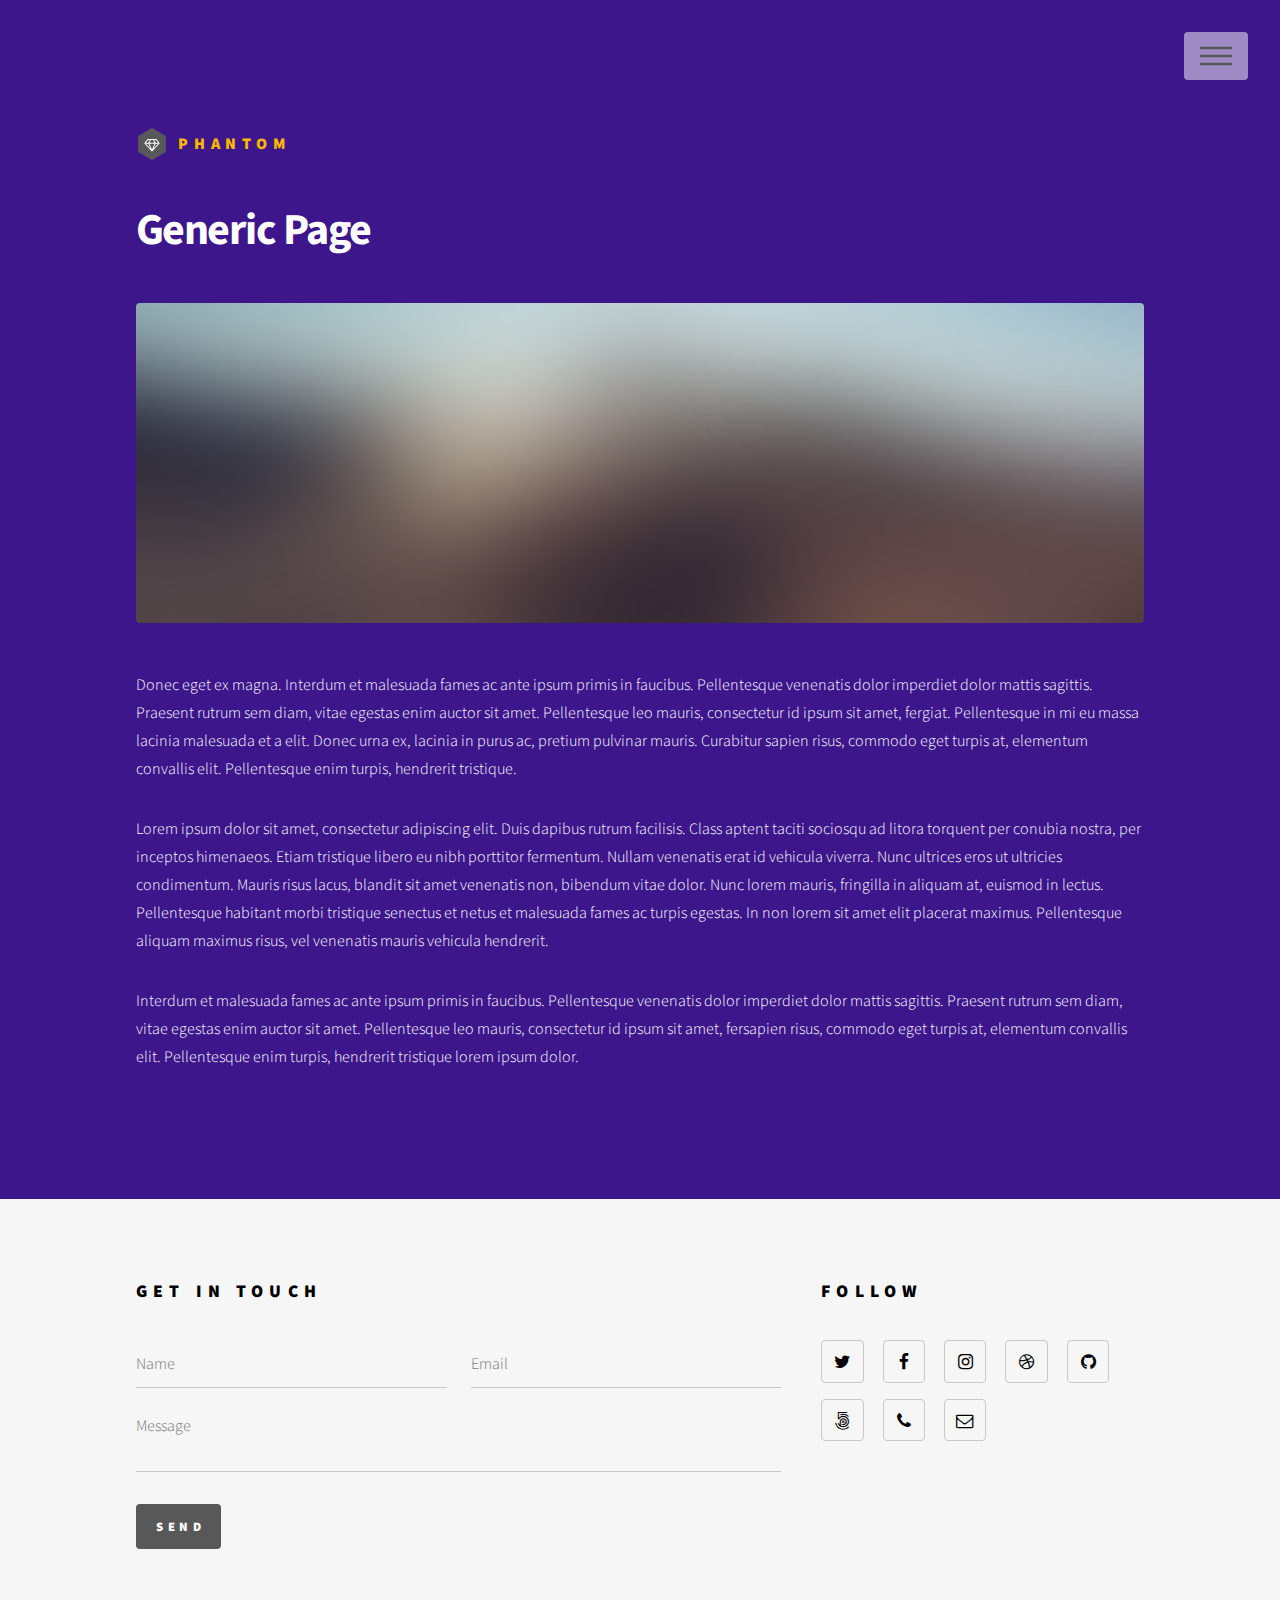
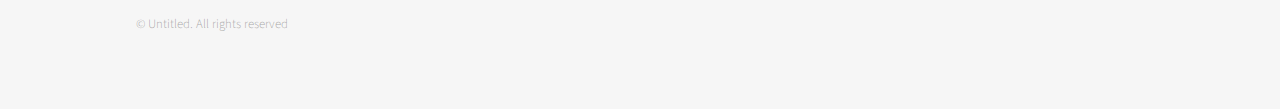
<file: generic.html>
<!DOCTYPE HTML>
<!--
	Phantom by Pixelarity
	pixelarity.com | hello@pixelarity.com
	License: pixelarity.com/license
-->
<html>
	<head>
		<title>Untitled</title>
		<meta charset="utf-8" />
		<meta name="viewport" content="width=device-width, initial-scale=1, user-scalable=no" />
		<link rel="stylesheet" href="assets/css/main.css" />
		<noscript><link rel="stylesheet" href="assets/css/noscript.css" /></noscript>
	</head>
	<body class="is-preload">
		<!-- Wrapper -->
			<div id="wrapper">

				<!-- Header -->
					<header id="header">
						<div class="inner">

							<!-- Logo -->
								<a href="index.html" class="logo">
									<span class="symbol"><img src="images/logo.svg" alt="" /></span><span class="title">Phantom</span>
								</a>

							<!-- Nav -->
								<nav>
									<ul>
										<li><a href="#menu">Menu</a></li>
									</ul>
								</nav>

						</div>
					</header>

				<!-- Menu -->
					<nav id="menu">
						<h2>Menu</h2>
						<ul>
							<li><a href="index.html">Home</a></li>
							<li><a href="generic.html">Ipsum veroeros</a></li>
							<li><a href="generic.html">Tempus etiam</a></li>
							<li><a href="generic.html">Consequat dolor</a></li>
							<li><a href="elements.html">Elements</a></li>
						</ul>
					</nav>

				<!-- Main -->
					<div id="main">
						<div class="inner">
							<h1>Generic Page</h1>
							<span class="image main"><img src="images/pic13.jpg" alt="" /></span>
							<p>Donec eget ex magna. Interdum et malesuada fames ac ante ipsum primis in faucibus. Pellentesque venenatis dolor imperdiet dolor mattis sagittis. Praesent rutrum sem diam, vitae egestas enim auctor sit amet. Pellentesque leo mauris, consectetur id ipsum sit amet, fergiat. Pellentesque in mi eu massa lacinia malesuada et a elit. Donec urna ex, lacinia in purus ac, pretium pulvinar mauris. Curabitur sapien risus, commodo eget turpis at, elementum convallis elit. Pellentesque enim turpis, hendrerit tristique.</p>
							<p>Lorem ipsum dolor sit amet, consectetur adipiscing elit. Duis dapibus rutrum facilisis. Class aptent taciti sociosqu ad litora torquent per conubia nostra, per inceptos himenaeos. Etiam tristique libero eu nibh porttitor fermentum. Nullam venenatis erat id vehicula viverra. Nunc ultrices eros ut ultricies condimentum. Mauris risus lacus, blandit sit amet venenatis non, bibendum vitae dolor. Nunc lorem mauris, fringilla in aliquam at, euismod in lectus. Pellentesque habitant morbi tristique senectus et netus et malesuada fames ac turpis egestas. In non lorem sit amet elit placerat maximus. Pellentesque aliquam maximus risus, vel venenatis mauris vehicula hendrerit.</p>
							<p>Interdum et malesuada fames ac ante ipsum primis in faucibus. Pellentesque venenatis dolor imperdiet dolor mattis sagittis. Praesent rutrum sem diam, vitae egestas enim auctor sit amet. Pellentesque leo mauris, consectetur id ipsum sit amet, fersapien risus, commodo eget turpis at, elementum convallis elit. Pellentesque enim turpis, hendrerit tristique lorem ipsum dolor.</p>
						</div>
					</div>

				<!-- Footer -->
					<footer id="footer">
						<div class="inner">
							<section>
								<h2>Get in touch</h2>
								<form method="post" action="#">
									<div class="fields">
										<div class="field half">
											<input type="text" name="name" id="name" placeholder="Name" />
										</div>
										<div class="field half">
											<input type="email" name="email" id="email" placeholder="Email" />
										</div>
										<div class="field">
											<textarea name="message" id="message" placeholder="Message"></textarea>
										</div>
									</div>
									<ul class="actions">
										<li><input type="submit" value="Send" class="primary" /></li>
									</ul>
								</form>
							</section>
							<section>
								<h2>Follow</h2>
								<ul class="icons">
									<li><a href="#" class="icon style2 fa-twitter"><span class="label">Twitter</span></a></li>
									<li><a href="#" class="icon style2 fa-facebook"><span class="label">Facebook</span></a></li>
									<li><a href="#" class="icon style2 fa-instagram"><span class="label">Instagram</span></a></li>
									<li><a href="#" class="icon style2 fa-dribbble"><span class="label">Dribbble</span></a></li>
									<li><a href="#" class="icon style2 fa-github"><span class="label">GitHub</span></a></li>
									<li><a href="#" class="icon style2 fa-500px"><span class="label">500px</span></a></li>
									<li><a href="#" class="icon style2 fa-phone"><span class="label">Phone</span></a></li>
									<li><a href="#" class="icon style2 fa-envelope-o"><span class="label">Email</span></a></li>
								</ul>
							</section>
							<ul class="copyright">
								<li>&copy; Untitled. All rights reserved</li>
							</ul>
						</div>
					</footer>

			</div>

		<!-- Scripts -->
			<script src="assets/js/jquery.min.js"></script>
			<script src="assets/js/browser.min.js"></script>
			<script src="assets/js/breakpoints.min.js"></script>
			<script src="assets/js/util.js"></script>
			<script src="assets/js/main.js"></script>

	</body>
</html>
</file>
<file: assets/css/noscript.css>
/*
	Phantom by Pixelarity
	pixelarity.com | hello@pixelarity.com
	License: pixelarity.com/license
*/

/* Tiles */

	body.is-preload .tiles article {
		-moz-transform: none;
		-webkit-transform: none;
		-ms-transform: none;
		transform: none;
		opacity: 1;
	}
</file>
<file: assets/css/main.css>
@import url(font-awesome.min.css);
@import url("https://fonts.googleapis.com/css?family=Source+Sans+Pro:300,700,900");

/*
	Phantom by Pixelarity
	pixelarity.com | hello@pixelarity.com
	License: pixelarity.com/license
*/

html, body, div, span, applet, object,
iframe, h1, h2, h3, h4, h5, h6, p, blockquote,
pre, a, abbr, acronym, address, big, cite,
code, del, dfn, em, img, ins, kbd, q, s, samp,
small, strike, strong, sub, sup, tt, var, b,
u, i, center, dl, dt, dd, ol, ul, li, fieldset,
form, label, legend, table, caption, tbody,
tfoot, thead, tr, th, td, article, aside,
canvas, details, embed, figure, figcaption,
footer, header, hgroup, menu, nav, output, ruby,
section, summary, time, mark, audio, video {
	margin: 0;
	padding: 0;
	border: 0;
	font-size: 100%;
	font: inherit;
	vertical-align: baseline;}

article, aside, details, figcaption, figure,
footer, header, hgroup, menu, nav, section {
	display: block;}

body {
	line-height: 1;
}

ol, ul {
	list-style: none;
}

blockquote, q {
	quotes: none;
}

	blockquote:before, blockquote:after, q:before, q:after {
		content: '';
		content: none;
	}

table {
	border-collapse: collapse;
	border-spacing: 0;
}

body {
	-webkit-text-size-adjust: none;
}

mark {
	background-color: transparent;
	color: inherit;
}

input::-moz-focus-inner {
	border: 0;
	padding: 0;
}

input, select, textarea {
	-moz-appearance: none;
	-webkit-appearance: none;
	-ms-appearance: none;
	appearance: none;
}

/* Basic */

	@-ms-viewport {
		width: device-width;
	}

	body {
		-ms-overflow-style: scrollbar;
	}

	@media screen and (max-width: 480px) {

		html, body {
			min-width: 320px;
		}

	}

	html {
		box-sizing: border-box;
	}

	*, *:before, *:after {
		box-sizing: inherit;
	}

	body {
		background: #3D168B;
	}

		body.is-preload *, body.is-preload *:before, body.is-preload *:after {
			-moz-animation: none !important;
			-webkit-animation: none !important;
			-ms-animation: none !important;
			animation: none !important;
			-moz-transition: none !important;
			-webkit-transition: none !important;
			-ms-transition: none !important;
			transition: none !important;
		}

/* Type */

	body, input, select, textarea {
		color: #FFFFFF;
		font-family: "Source Sans Pro", Helvetica, sans-serif;
		font-size: 16pt;
		font-weight: 300;
		line-height: 1.75;
	}

		@media screen and (max-width: 1680px) {

			body, input, select, textarea {
				font-size: 14pt;
			}

		}

		@media screen and (max-width: 1280px) {

			body, input, select, textarea {
				font-size: 12pt;
			}

		}

	a {
		-moz-transition: border-bottom-color 0.2s ease, color 0.2s ease;
		-webkit-transition: border-bottom-color 0.2s ease, color 0.2s ease;
		-ms-transition: border-bottom-color 0.2s ease, color 0.2s ease;
		transition: border-bottom-color 0.2s ease, color 0.2s ease;
		text-decoration: none;
		color: #585858;
		border-bottom: dotted 1px rgba(88, 88, 88, 0.5);
	}

		a:hover {
			border-bottom-color: transparent;
			color: #f2849e !important;
		}

	strong, b {
		font-weight: 900;
	}

	em, i {
		font-style: italic;
	}

	p {
		margin: 0 0 2em 0;
	}

	h1 {
		font-size: 2.75em;
		font-weight: 700;
		line-height: 1.3;
		margin: 0 0 1em 0;
		letter-spacing: -0.035em;
	}

		h1 a {
			color: inherit;
		}

		@media screen and (max-width: 736px) {

			h1 {
				font-size: 2em;
				margin: 0 0 1em 0;
			}

		}

		@media screen and (max-width: 360px) {

			h1 {
				font-size: 1.75em;
			}

		}

	h2, h3, h4, h5, h6 {
		font-weight: 900;
		line-height: 1.5;
		margin: 0 0 2em 0;
		text-transform: uppercase;
		letter-spacing: 0.35em;
	}

		h2 a, h3 a, h4 a, h5 a, h6 a {
			color: inherit;
		}

	h2 {
		font-size: 1.1em;
	}

	h3 {
		font-size: 1em;
	}

	h4 {
		font-size: 0.8em;
	}

	h5 {
		font-size: 0.8em;
	}

	h6 {
		font-size: 0.8em;
	}

	@media screen and (max-width: 980px) {

		h1 br, h2 br, h3 br, h4 br, h5 br, h6 br {
			display: none;
		}

	}

	@media screen and (max-width: 736px) {

		h2 {
			font-size: 1em;
		}

		h3 {
			font-size: 0.8em;
		}

	}

	sub {
		font-size: 0.8em;
		position: relative;
		top: 0.5em;
	}

	sup {
		font-size: 0.8em;
		position: relative;
		top: -0.5em;
	}

	blockquote {
		border-left: solid 4px #c9c9c9;
		font-style: italic;
		margin: 0 0 2em 0;
		padding: 0.5em 0 0.5em 2em;
	}

	code {
		background: rgba(144, 144, 144, 0.075);
		border-radius: 4px;
		border: solid 1px #c9c9c9;
		font-family: "Courier New", monospace;
		font-size: 0.9em;
		margin: 0 0.25em;
		padding: 0.25em 0.65em;
	}

	pre {
		-webkit-overflow-scrolling: touch;
		font-family: "Courier New", monospace;
		font-size: 0.9em;
		margin: 0 0 2em 0;
	}

		pre code {
			display: block;
			line-height: 1.75;
			padding: 1em 1.5em;
			overflow-x: auto;
		}

	hr {
		border: 0;
		border-bottom: solid 1px #c9c9c9;
		margin: 2em 0;
	}

		hr.major {
			margin: 3em 0;
		}

	.align-left {
		text-align: left;
	}

	.align-center {
		text-align: center;
	}

	.align-right {
		text-align: right;
	}

/* Row */

	.row {
		display: flex;
		flex-wrap: wrap;
		box-sizing: border-box;
		align-items: stretch;
	}

		.row > * {
			box-sizing: border-box;
		}

		.row.gtr-uniform > * > :last-child {
			margin-bottom: 0;
		}

		.row.aln-left {
			justify-content: flex-start;
		}

		.row.aln-center {
			justify-content: center;
		}

		.row.aln-right {
			justify-content: flex-end;
		}

		.row.aln-top {
			align-items: flex-start;
		}

		.row.aln-middle {
			align-items: center;
		}

		.row.aln-bottom {
			align-items: flex-end;
		}

		.row > .imp {
			order: -1;
		}

		.row > .col-1 {
			width: 8.3333333333%;
		}

		.row > .off-1 {
			margin-left: 8.3333333333%;
		}

		.row > .col-2 {
			width: 16.6666666667%;
		}

		.row > .off-2 {
			margin-left: 16.6666666667%;
		}

		.row > .col-3 {
			width: 25%;
		}

		.row > .off-3 {
			margin-left: 25%;
		}

		.row > .col-4 {
			width: 33.3333333333%;
		}

		.row > .off-4 {
			margin-left: 33.3333333333%;
		}

		.row > .col-5 {
			width: 41.6666666667%;
		}

		.row > .off-5 {
			margin-left: 41.6666666667%;
		}

		.row > .col-6 {
			width: 50%;
		}

		.row > .off-6 {
			margin-left: 50%;
		}

		.row > .col-7 {
			width: 58.3333333333%;
		}

		.row > .off-7 {
			margin-left: 58.3333333333%;
		}

		.row > .col-8 {
			width: 66.6666666667%;
		}

		.row > .off-8 {
			margin-left: 66.6666666667%;
		}

		.row > .col-9 {
			width: 75%;
		}

		.row > .off-9 {
			margin-left: 75%;
		}

		.row > .col-10 {
			width: 83.3333333333%;
		}

		.row > .off-10 {
			margin-left: 83.3333333333%;
		}

		.row > .col-11 {
			width: 91.6666666667%;
		}

		.row > .off-11 {
			margin-left: 91.6666666667%;
		}

		.row > .col-12 {
			width: 100%;
		}

		.row > .off-12 {
			margin-left: 100%;
		}

		.row.gtr-0 {
			margin-top: 0;
			margin-left: 0em;
		}

			.row.gtr-0 > * {
				padding: 0 0 0 0em;
			}

			.row.gtr-0.gtr-uniform {
				margin-top: 0em;
			}

				.row.gtr-0.gtr-uniform > * {
					padding-top: 0em;
				}

		.row.gtr-25 {
			margin-top: 0;
			margin-left: -0.5em;
		}

			.row.gtr-25 > * {
				padding: 0 0 0 0.5em;
			}

			.row.gtr-25.gtr-uniform {
				margin-top: -0.5em;
			}

				.row.gtr-25.gtr-uniform > * {
					padding-top: 0.5em;
				}

		.row.gtr-50 {
			margin-top: 0;
			margin-left: -1em;
		}

			.row.gtr-50 > * {
				padding: 0 0 0 1em;
			}

			.row.gtr-50.gtr-uniform {
				margin-top: -1em;
			}

				.row.gtr-50.gtr-uniform > * {
					padding-top: 1em;
				}

		.row {
			margin-top: 0;
			margin-left: -2em;
		}

			.row > * {
				padding: 0 0 0 2em;
			}

			.row.gtr-uniform {
				margin-top: -2em;
			}

				.row.gtr-uniform > * {
					padding-top: 2em;
				}

		.row.gtr-150 {
			margin-top: 0;
			margin-left: -3em;
		}

			.row.gtr-150 > * {
				padding: 0 0 0 3em;
			}

			.row.gtr-150.gtr-uniform {
				margin-top: -3em;
			}

				.row.gtr-150.gtr-uniform > * {
					padding-top: 3em;
				}

		.row.gtr-200 {
			margin-top: 0;
			margin-left: -4em;
		}

			.row.gtr-200 > * {
				padding: 0 0 0 4em;
			}

			.row.gtr-200.gtr-uniform {
				margin-top: -4em;
			}

				.row.gtr-200.gtr-uniform > * {
					padding-top: 4em;
				}

		@media screen and (max-width: 1680px) {

			.row {
				display: flex;
				flex-wrap: wrap;
				box-sizing: border-box;
				align-items: stretch;
			}

				.row > * {
					box-sizing: border-box;
				}

				.row.gtr-uniform > * > :last-child {
					margin-bottom: 0;
				}

				.row.aln-left {
					justify-content: flex-start;
				}

				.row.aln-center {
					justify-content: center;
				}

				.row.aln-right {
					justify-content: flex-end;
				}

				.row.aln-top {
					align-items: flex-start;
				}

				.row.aln-middle {
					align-items: center;
				}

				.row.aln-bottom {
					align-items: flex-end;
				}

				.row > .imp-xlarge {
					order: -1;
				}

				.row > .col-1-xlarge {
					width: 8.3333333333%;
				}

				.row > .off-1-xlarge {
					margin-left: 8.3333333333%;
				}

				.row > .col-2-xlarge {
					width: 16.6666666667%;
				}

				.row > .off-2-xlarge {
					margin-left: 16.6666666667%;
				}

				.row > .col-3-xlarge {
					width: 25%;
				}

				.row > .off-3-xlarge {
					margin-left: 25%;
				}

				.row > .col-4-xlarge {
					width: 33.3333333333%;
				}

				.row > .off-4-xlarge {
					margin-left: 33.3333333333%;
				}

				.row > .col-5-xlarge {
					width: 41.6666666667%;
				}

				.row > .off-5-xlarge {
					margin-left: 41.6666666667%;
				}

				.row > .col-6-xlarge {
					width: 50%;
				}

				.row > .off-6-xlarge {
					margin-left: 50%;
				}

				.row > .col-7-xlarge {
					width: 58.3333333333%;
				}

				.row > .off-7-xlarge {
					margin-left: 58.3333333333%;
				}

				.row > .col-8-xlarge {
					width: 66.6666666667%;
				}

				.row > .off-8-xlarge {
					margin-left: 66.6666666667%;
				}

				.row > .col-9-xlarge {
					width: 75%;
				}

				.row > .off-9-xlarge {
					margin-left: 75%;
				}

				.row > .col-10-xlarge {
					width: 83.3333333333%;
				}

				.row > .off-10-xlarge {
					margin-left: 83.3333333333%;
				}

				.row > .col-11-xlarge {
					width: 91.6666666667%;
				}

				.row > .off-11-xlarge {
					margin-left: 91.6666666667%;
				}

				.row > .col-12-xlarge {
					width: 100%;
				}

				.row > .off-12-xlarge {
					margin-left: 100%;
				}

				.row.gtr-0 {
					margin-top: 0;
					margin-left: 0em;
				}

					.row.gtr-0 > * {
						padding: 0 0 0 0em;
					}

					.row.gtr-0.gtr-uniform {
						margin-top: 0em;
					}

						.row.gtr-0.gtr-uniform > * {
							padding-top: 0em;
						}

				.row.gtr-25 {
					margin-top: 0;
					margin-left: -0.5em;
				}

					.row.gtr-25 > * {
						padding: 0 0 0 0.5em;
					}

					.row.gtr-25.gtr-uniform {
						margin-top: -0.5em;
					}

						.row.gtr-25.gtr-uniform > * {
							padding-top: 0.5em;
						}

				.row.gtr-50 {
					margin-top: 0;
					margin-left: -1em;
				}

					.row.gtr-50 > * {
						padding: 0 0 0 1em;
					}

					.row.gtr-50.gtr-uniform {
						margin-top: -1em;
					}

						.row.gtr-50.gtr-uniform > * {
							padding-top: 1em;
						}

				.row {
					margin-top: 0;
					margin-left: -2em;
				}

					.row > * {
						padding: 0 0 0 2em;
					}

					.row.gtr-uniform {
						margin-top: -2em;
					}

						.row.gtr-uniform > * {
							padding-top: 2em;
						}

				.row.gtr-150 {
					margin-top: 0;
					margin-left: -3em;
				}

					.row.gtr-150 > * {
						padding: 0 0 0 3em;
					}

					.row.gtr-150.gtr-uniform {
						margin-top: -3em;
					}

						.row.gtr-150.gtr-uniform > * {
							padding-top: 3em;
						}

				.row.gtr-200 {
					margin-top: 0;
					margin-left: -4em;
				}

					.row.gtr-200 > * {
						padding: 0 0 0 4em;
					}

					.row.gtr-200.gtr-uniform {
						margin-top: -4em;
					}

						.row.gtr-200.gtr-uniform > * {
							padding-top: 4em;
						}

		}

		@media screen and (max-width: 1280px) {

			.row {
				display: flex;
				flex-wrap: wrap;
				box-sizing: border-box;
				align-items: stretch;
			}

				.row > * {
					box-sizing: border-box;
				}

				.row.gtr-uniform > * > :last-child {
					margin-bottom: 0;
				}

				.row.aln-left {
					justify-content: flex-start;
				}

				.row.aln-center {
					justify-content: center;
				}

				.row.aln-right {
					justify-content: flex-end;
				}

				.row.aln-top {
					align-items: flex-start;
				}

				.row.aln-middle {
					align-items: center;
				}

				.row.aln-bottom {
					align-items: flex-end;
				}

				.row > .imp-large {
					order: -1;
				}

				.row > .col-1-large {
					width: 8.3333333333%;
				}

				.row > .off-1-large {
					margin-left: 8.3333333333%;
				}

				.row > .col-2-large {
					width: 16.6666666667%;
				}

				.row > .off-2-large {
					margin-left: 16.6666666667%;
				}

				.row > .col-3-large {
					width: 25%;
				}

				.row > .off-3-large {
					margin-left: 25%;
				}

				.row > .col-4-large {
					width: 33.3333333333%;
				}

				.row > .off-4-large {
					margin-left: 33.3333333333%;
				}

				.row > .col-5-large {
					width: 41.6666666667%;
				}

				.row > .off-5-large {
					margin-left: 41.6666666667%;
				}

				.row > .col-6-large {
					width: 50%;
				}

				.row > .off-6-large {
					margin-left: 50%;
				}

				.row > .col-7-large {
					width: 58.3333333333%;
				}

				.row > .off-7-large {
					margin-left: 58.3333333333%;
				}

				.row > .col-8-large {
					width: 66.6666666667%;
				}

				.row > .off-8-large {
					margin-left: 66.6666666667%;
				}

				.row > .col-9-large {
					width: 75%;
				}

				.row > .off-9-large {
					margin-left: 75%;
				}

				.row > .col-10-large {
					width: 83.3333333333%;
				}

				.row > .off-10-large {
					margin-left: 83.3333333333%;
				}

				.row > .col-11-large {
					width: 91.6666666667%;
				}

				.row > .off-11-large {
					margin-left: 91.6666666667%;
				}

				.row > .col-12-large {
					width: 100%;
				}

				.row > .off-12-large {
					margin-left: 100%;
				}

				.row.gtr-0 {
					margin-top: 0;
					margin-left: 0em;
				}

					.row.gtr-0 > * {
						padding: 0 0 0 0em;
					}

					.row.gtr-0.gtr-uniform {
						margin-top: 0em;
					}

						.row.gtr-0.gtr-uniform > * {
							padding-top: 0em;
						}

				.row.gtr-25 {
					margin-top: 0;
					margin-left: -0.5em;
				}

					.row.gtr-25 > * {
						padding: 0 0 0 0.5em;
					}

					.row.gtr-25.gtr-uniform {
						margin-top: -0.5em;
					}

						.row.gtr-25.gtr-uniform > * {
							padding-top: 0.5em;
						}

				.row.gtr-50 {
					margin-top: 0;
					margin-left: -1em;
				}

					.row.gtr-50 > * {
						padding: 0 0 0 1em;
					}

					.row.gtr-50.gtr-uniform {
						margin-top: -1em;
					}

						.row.gtr-50.gtr-uniform > * {
							padding-top: 1em;
						}

				.row {
					margin-top: 0;
					margin-left: -2em;
				}

					.row > * {
						padding: 0 0 0 2em;
					}

					.row.gtr-uniform {
						margin-top: -2em;
					}

						.row.gtr-uniform > * {
							padding-top: 2em;
						}

				.row.gtr-150 {
					margin-top: 0;
					margin-left: -3em;
				}

					.row.gtr-150 > * {
						padding: 0 0 0 3em;
					}

					.row.gtr-150.gtr-uniform {
						margin-top: -3em;
					}

						.row.gtr-150.gtr-uniform > * {
							padding-top: 3em;
						}

				.row.gtr-200 {
					margin-top: 0;
					margin-left: -4em;
				}

					.row.gtr-200 > * {
						padding: 0 0 0 4em;
					}

					.row.gtr-200.gtr-uniform {
						margin-top: -4em;
					}

						.row.gtr-200.gtr-uniform > * {
							padding-top: 4em;
						}

		}

		@media screen and (max-width: 980px) {

			.row {
				display: flex;
				flex-wrap: wrap;
				box-sizing: border-box;
				align-items: stretch;
			}

				.row > * {
					box-sizing: border-box;
				}

				.row.gtr-uniform > * > :last-child {
					margin-bottom: 0;
				}

				.row.aln-left {
					justify-content: flex-start;
				}

				.row.aln-center {
					justify-content: center;
				}

				.row.aln-right {
					justify-content: flex-end;
				}

				.row.aln-top {
					align-items: flex-start;
				}

				.row.aln-middle {
					align-items: center;
				}

				.row.aln-bottom {
					align-items: flex-end;
				}

				.row > .imp-medium {
					order: -1;
				}

				.row > .col-1-medium {
					width: 8.3333333333%;
				}

				.row > .off-1-medium {
					margin-left: 8.3333333333%;
				}

				.row > .col-2-medium {
					width: 16.6666666667%;
				}

				.row > .off-2-medium {
					margin-left: 16.6666666667%;
				}

				.row > .col-3-medium {
					width: 25%;
				}

				.row > .off-3-medium {
					margin-left: 25%;
				}

				.row > .col-4-medium {
					width: 33.3333333333%;
				}

				.row > .off-4-medium {
					margin-left: 33.3333333333%;
				}

				.row > .col-5-medium {
					width: 41.6666666667%;
				}

				.row > .off-5-medium {
					margin-left: 41.6666666667%;
				}

				.row > .col-6-medium {
					width: 50%;
				}

				.row > .off-6-medium {
					margin-left: 50%;
				}

				.row > .col-7-medium {
					width: 58.3333333333%;
				}

				.row > .off-7-medium {
					margin-left: 58.3333333333%;
				}

				.row > .col-8-medium {
					width: 66.6666666667%;
				}

				.row > .off-8-medium {
					margin-left: 66.6666666667%;
				}

				.row > .col-9-medium {
					width: 75%;
				}

				.row > .off-9-medium {
					margin-left: 75%;
				}

				.row > .col-10-medium {
					width: 83.3333333333%;
				}

				.row > .off-10-medium {
					margin-left: 83.3333333333%;
				}

				.row > .col-11-medium {
					width: 91.6666666667%;
				}

				.row > .off-11-medium {
					margin-left: 91.6666666667%;
				}

				.row > .col-12-medium {
					width: 100%;
				}

				.row > .off-12-medium {
					margin-left: 100%;
				}

				.row.gtr-0 {
					margin-top: 0;
					margin-left: 0em;
				}

					.row.gtr-0 > * {
						padding: 0 0 0 0em;
					}

					.row.gtr-0.gtr-uniform {
						margin-top: 0em;
					}

						.row.gtr-0.gtr-uniform > * {
							padding-top: 0em;
						}

				.row.gtr-25 {
					margin-top: 0;
					margin-left: -0.375em;
				}

					.row.gtr-25 > * {
						padding: 0 0 0 0.375em;
					}

					.row.gtr-25.gtr-uniform {
						margin-top: -0.375em;
					}

						.row.gtr-25.gtr-uniform > * {
							padding-top: 0.375em;
						}

				.row.gtr-50 {
					margin-top: 0;
					margin-left: -0.75em;
				}

					.row.gtr-50 > * {
						padding: 0 0 0 0.75em;
					}

					.row.gtr-50.gtr-uniform {
						margin-top: -0.75em;
					}

						.row.gtr-50.gtr-uniform > * {
							padding-top: 0.75em;
						}

				.row {
					margin-top: 0;
					margin-left: -1.5em;
				}

					.row > * {
						padding: 0 0 0 1.5em;
					}

					.row.gtr-uniform {
						margin-top: -1.5em;
					}

						.row.gtr-uniform > * {
							padding-top: 1.5em;
						}

				.row.gtr-150 {
					margin-top: 0;
					margin-left: -2.25em;
				}

					.row.gtr-150 > * {
						padding: 0 0 0 2.25em;
					}

					.row.gtr-150.gtr-uniform {
						margin-top: -2.25em;
					}

						.row.gtr-150.gtr-uniform > * {
							padding-top: 2.25em;
						}

				.row.gtr-200 {
					margin-top: 0;
					margin-left: -3em;
				}

					.row.gtr-200 > * {
						padding: 0 0 0 3em;
					}

					.row.gtr-200.gtr-uniform {
						margin-top: -3em;
					}

						.row.gtr-200.gtr-uniform > * {
							padding-top: 3em;
						}

		}

		@media screen and (max-width: 736px) {

			.row {
				display: flex;
				flex-wrap: wrap;
				box-sizing: border-box;
				align-items: stretch;
			}

				.row > * {
					box-sizing: border-box;
				}

				.row.gtr-uniform > * > :last-child {
					margin-bottom: 0;
				}

				.row.aln-left {
					justify-content: flex-start;
				}

				.row.aln-center {
					justify-content: center;
				}

				.row.aln-right {
					justify-content: flex-end;
				}

				.row.aln-top {
					align-items: flex-start;
				}

				.row.aln-middle {
					align-items: center;
				}

				.row.aln-bottom {
					align-items: flex-end;
				}

				.row > .imp-small {
					order: -1;
				}

				.row > .col-1-small {
					width: 8.3333333333%;
				}

				.row > .off-1-small {
					margin-left: 8.3333333333%;
				}

				.row > .col-2-small {
					width: 16.6666666667%;
				}

				.row > .off-2-small {
					margin-left: 16.6666666667%;
				}

				.row > .col-3-small {
					width: 25%;
				}

				.row > .off-3-small {
					margin-left: 25%;
				}

				.row > .col-4-small {
					width: 33.3333333333%;
				}

				.row > .off-4-small {
					margin-left: 33.3333333333%;
				}

				.row > .col-5-small {
					width: 41.6666666667%;
				}

				.row > .off-5-small {
					margin-left: 41.6666666667%;
				}

				.row > .col-6-small {
					width: 50%;
				}

				.row > .off-6-small {
					margin-left: 50%;
				}

				.row > .col-7-small {
					width: 58.3333333333%;
				}

				.row > .off-7-small {
					margin-left: 58.3333333333%;
				}

				.row > .col-8-small {
					width: 66.6666666667%;
				}

				.row > .off-8-small {
					margin-left: 66.6666666667%;
				}

				.row > .col-9-small {
					width: 75%;
				}

				.row > .off-9-small {
					margin-left: 75%;
				}

				.row > .col-10-small {
					width: 83.3333333333%;
				}

				.row > .off-10-small {
					margin-left: 83.3333333333%;
				}

				.row > .col-11-small {
					width: 91.6666666667%;
				}

				.row > .off-11-small {
					margin-left: 91.6666666667%;
				}

				.row > .col-12-small {
					width: 100%;
				}

				.row > .off-12-small {
					margin-left: 100%;
				}

				.row.gtr-0 {
					margin-top: 0;
					margin-left: 0em;
				}

					.row.gtr-0 > * {
						padding: 0 0 0 0em;
					}

					.row.gtr-0.gtr-uniform {
						margin-top: 0em;
					}

						.row.gtr-0.gtr-uniform > * {
							padding-top: 0em;
						}

				.row.gtr-25 {
					margin-top: 0;
					margin-left: -0.25em;
				}

					.row.gtr-25 > * {
						padding: 0 0 0 0.25em;
					}

					.row.gtr-25.gtr-uniform {
						margin-top: -0.25em;
					}

						.row.gtr-25.gtr-uniform > * {
							padding-top: 0.25em;
						}

				.row.gtr-50 {
					margin-top: 0;
					margin-left: -0.5em;
				}

					.row.gtr-50 > * {
						padding: 0 0 0 0.5em;
					}

					.row.gtr-50.gtr-uniform {
						margin-top: -0.5em;
					}

						.row.gtr-50.gtr-uniform > * {
							padding-top: 0.5em;
						}

				.row {
					margin-top: 0;
					margin-left: -1em;
				}

					.row > * {
						padding: 0 0 0 1em;
					}

					.row.gtr-uniform {
						margin-top: -1em;
					}

						.row.gtr-uniform > * {
							padding-top: 1em;
						}

				.row.gtr-150 {
					margin-top: 0;
					margin-left: -1.5em;
				}

					.row.gtr-150 > * {
						padding: 0 0 0 1.5em;
					}

					.row.gtr-150.gtr-uniform {
						margin-top: -1.5em;
					}

						.row.gtr-150.gtr-uniform > * {
							padding-top: 1.5em;
						}

				.row.gtr-200 {
					margin-top: 0;
					margin-left: -2em;
				}

					.row.gtr-200 > * {
						padding: 0 0 0 2em;
					}

					.row.gtr-200.gtr-uniform {
						margin-top: -2em;
					}

						.row.gtr-200.gtr-uniform > * {
							padding-top: 2em;
						}

		}

		@media screen and (max-width: 480px) {

			.row {
				display: flex;
				flex-wrap: wrap;
				box-sizing: border-box;
				align-items: stretch;
			}

				.row > * {
					box-sizing: border-box;
				}

				.row.gtr-uniform > * > :last-child {
					margin-bottom: 0;
				}

				.row.aln-left {
					justify-content: flex-start;
				}

				.row.aln-center {
					justify-content: center;
				}

				.row.aln-right {
					justify-content: flex-end;
				}

				.row.aln-top {
					align-items: flex-start;
				}

				.row.aln-middle {
					align-items: center;
				}

				.row.aln-bottom {
					align-items: flex-end;
				}

				.row > .imp-xsmall {
					order: -1;
				}

				.row > .col-1-xsmall {
					width: 8.3333333333%;
				}

				.row > .off-1-xsmall {
					margin-left: 8.3333333333%;
				}

				.row > .col-2-xsmall {
					width: 16.6666666667%;
				}

				.row > .off-2-xsmall {
					margin-left: 16.6666666667%;
				}

				.row > .col-3-xsmall {
					width: 25%;
				}

				.row > .off-3-xsmall {
					margin-left: 25%;
				}

				.row > .col-4-xsmall {
					width: 33.3333333333%;
				}

				.row > .off-4-xsmall {
					margin-left: 33.3333333333%;
				}

				.row > .col-5-xsmall {
					width: 41.6666666667%;
				}

				.row > .off-5-xsmall {
					margin-left: 41.6666666667%;
				}

				.row > .col-6-xsmall {
					width: 50%;
				}

				.row > .off-6-xsmall {
					margin-left: 50%;
				}

				.row > .col-7-xsmall {
					width: 58.3333333333%;
				}

				.row > .off-7-xsmall {
					margin-left: 58.3333333333%;
				}

				.row > .col-8-xsmall {
					width: 66.6666666667%;
				}

				.row > .off-8-xsmall {
					margin-left: 66.6666666667%;
				}

				.row > .col-9-xsmall {
					width: 75%;
				}

				.row > .off-9-xsmall {
					margin-left: 75%;
				}

				.row > .col-10-xsmall {
					width: 83.3333333333%;
				}

				.row > .off-10-xsmall {
					margin-left: 83.3333333333%;
				}

				.row > .col-11-xsmall {
					width: 91.6666666667%;
				}

				.row > .off-11-xsmall {
					margin-left: 91.6666666667%;
				}

				.row > .col-12-xsmall {
					width: 100%;
				}

				.row > .off-12-xsmall {
					margin-left: 100%;
				}

				.row.gtr-0 {
					margin-top: 0;
					margin-left: 0em;
				}

					.row.gtr-0 > * {
						padding: 0 0 0 0em;
					}

					.row.gtr-0.gtr-uniform {
						margin-top: 0em;
					}

						.row.gtr-0.gtr-uniform > * {
							padding-top: 0em;
						}

				.row.gtr-25 {
					margin-top: 0;
					margin-left: -0.25em;
				}

					.row.gtr-25 > * {
						padding: 0 0 0 0.25em;
					}

					.row.gtr-25.gtr-uniform {
						margin-top: -0.25em;
					}

						.row.gtr-25.gtr-uniform > * {
							padding-top: 0.25em;
						}

				.row.gtr-50 {
					margin-top: 0;
					margin-left: -0.5em;
				}

					.row.gtr-50 > * {
						padding: 0 0 0 0.5em;
					}

					.row.gtr-50.gtr-uniform {
						margin-top: -0.5em;
					}

						.row.gtr-50.gtr-uniform > * {
							padding-top: 0.5em;
						}

				.row {
					margin-top: 0;
					margin-left: -1em;
				}

					.row > * {
						padding: 0 0 0 1em;
					}

					.row.gtr-uniform {
						margin-top: -1em;
					}

						.row.gtr-uniform > * {
							padding-top: 1em;
						}

				.row.gtr-150 {
					margin-top: 0;
					margin-left: -1.5em;
				}

					.row.gtr-150 > * {
						padding: 0 0 0 1.5em;
					}

					.row.gtr-150.gtr-uniform {
						margin-top: -1.5em;
					}

						.row.gtr-150.gtr-uniform > * {
							padding-top: 1.5em;
						}

				.row.gtr-200 {
					margin-top: 0;
					margin-left: -2em;
				}

					.row.gtr-200 > * {
						padding: 0 0 0 2em;
					}

					.row.gtr-200.gtr-uniform {
						margin-top: -2em;
					}

						.row.gtr-200.gtr-uniform > * {
							padding-top: 2em;
						}

		}

/* Section/Article */

	section.special, article.special {
		text-align: center;
	}

	header p {
		margin-top: -1em;
	}

	@media screen and (max-width: 736px) {

		header p {
			margin-top: 0;
		}

	}

/* Icon */

	.icon {
		text-decoration: none;
		border-bottom: none;
		position: relative;
	}

		.icon:before {
			-moz-osx-font-smoothing: grayscale;
			-webkit-font-smoothing: antialiased;
			font-family: FontAwesome;
			font-style: normal;
			font-weight: normal;
			text-transform: none !important;
		}

		.icon > .label {
			display: none;
		}

		.icon.style2 {
			-moz-transition: background-color 0.2s ease-in-out, color 0.2s ease-in-out, border-color 0.2s ease-in-out;
			-webkit-transition: background-color 0.2s ease-in-out, color 0.2s ease-in-out, border-color 0.2s ease-in-out;
			-ms-transition: background-color 0.2s ease-in-out, color 0.2s ease-in-out, border-color 0.2s ease-in-out;
			transition: background-color 0.2s ease-in-out, color 0.2s ease-in-out, border-color 0.2s ease-in-out;
			background-color: transparent;
			border: solid 1px #c9c9c9;
			border-radius: 4px;
			width: 2.65em;
			height: 2.65em;
			display: inline-block;
			text-align: center;
			line-height: 2.65em;
			color: inherit;
		}

			.icon.style2:before {
				font-size: 1.1em;
			}

			.icon.style2:hover {
				color: #f2849e;
				border-color: #f2849e;
			}

			.icon.style2:active {
				background-color: rgba(242, 132, 158, 0.1);
			}

/* List */

	ol {
		list-style: decimal;
		margin: 0 0 2em 0;
		padding-left: 1.25em;
	}

		ol li {
			padding-left: 0.25em;
		}

	ul {
		list-style: disc;
		margin: 0 0 2em 0;
		padding-left: 1em;
	}

		ul li {
			padding-left: 0.5em;
		}

		ul.alt {
			list-style: none;
			padding-left: 0;
		}

			ul.alt li {
				border-top: solid 1px #c9c9c9;
				padding: 0.5em 0;
			}

				ul.alt li:first-child {
					border-top: 0;
					padding-top: 0;
				}

	dl {
		margin: 0 0 2em 0;
	}

		dl dt {
			display: block;
			font-weight: 900;
			margin: 0 0 1em 0;
		}

		dl dd {
			margin-left: 2em;
		}

/* Actions */

	ul.actions {
		display: -moz-flex;
		display: -webkit-flex;
		display: -ms-flex;
		display: flex;
		cursor: default;
		list-style: none;
		margin-left: -1em;
		padding-left: 0;
	}

		ul.actions li {
			padding: 0 0 0 1em;
			vertical-align: middle;
		}

		ul.actions.special {
			-moz-justify-content: center;
			-webkit-justify-content: center;
			-ms-justify-content: center;
			justify-content: center;
			width: 100%;
			margin-left: 0;
		}

			ul.actions.special li:first-child {
				padding-left: 0;
			}

		ul.actions.stacked {
			-moz-flex-direction: column;
			-webkit-flex-direction: column;
			-ms-flex-direction: column;
			flex-direction: column;
			margin-left: 0;
		}

			ul.actions.stacked li {
				padding: 1.3em 0 0 0;
			}

				ul.actions.stacked li:first-child {
					padding-top: 0;
				}

		ul.actions.fit {
			width: calc(100% + 1em);
		}

			ul.actions.fit li {
				-moz-flex-grow: 1;
				-webkit-flex-grow: 1;
				-ms-flex-grow: 1;
				flex-grow: 1;
				-moz-flex-shrink: 1;
				-webkit-flex-shrink: 1;
				-ms-flex-shrink: 1;
				flex-shrink: 1;
				width: 100%;
			}

				ul.actions.fit li > * {
					width: 100%;
				}

			ul.actions.fit.stacked {
				width: 100%;
			}

		@media screen and (max-width: 480px) {

			ul.actions:not(.fixed) {
				-moz-flex-direction: column;
				-webkit-flex-direction: column;
				-ms-flex-direction: column;
				flex-direction: column;
				margin-left: 0;
				width: 100% !important;
			}

				ul.actions:not(.fixed) li {
					-moz-flex-grow: 1;
					-webkit-flex-grow: 1;
					-ms-flex-grow: 1;
					flex-grow: 1;
					-moz-flex-shrink: 1;
					-webkit-flex-shrink: 1;
					-ms-flex-shrink: 1;
					flex-shrink: 1;
					padding: 1em 0 0 0;
					text-align: center;
					width: 100%;
				}

					ul.actions:not(.fixed) li > * {
						width: 100%;
					}

					ul.actions:not(.fixed) li:first-child {
						padding-top: 0;
					}

					ul.actions:not(.fixed) li input[type="submit"],
					ul.actions:not(.fixed) li input[type="reset"],
					ul.actions:not(.fixed) li input[type="button"],
					ul.actions:not(.fixed) li button,
					ul.actions:not(.fixed) li .button {
						width: 100%;
					}

						ul.actions:not(.fixed) li input[type="submit"].icon:before,
						ul.actions:not(.fixed) li input[type="reset"].icon:before,
						ul.actions:not(.fixed) li input[type="button"].icon:before,
						ul.actions:not(.fixed) li button.icon:before,
						ul.actions:not(.fixed) li .button.icon:before {
							margin-left: -0.5rem;
						}

		}

/* Icons */

	ul.icons {
		cursor: default;
		list-style: none;
		padding-left: 0;
		margin: -1em 0 2em -1em;
	}

		ul.icons li {
			display: inline-block;
			padding: 1em 0 0 1em;
		}

/* Form */

	form {
		margin: 0 0 2em 0;
		overflow-x: hidden;
	}

		form > :last-child {
			margin-bottom: 0;
		}

		form > .fields {
			display: -moz-flex;
			display: -webkit-flex;
			display: -ms-flex;
			display: flex;
			-moz-flex-wrap: wrap;
			-webkit-flex-wrap: wrap;
			-ms-flex-wrap: wrap;
			flex-wrap: wrap;
			width: calc(100% + 3em);
			margin: -1.5em 0 2em -1.5em;
		}

			form > .fields > .field {
				-moz-flex-grow: 0;
				-webkit-flex-grow: 0;
				-ms-flex-grow: 0;
				flex-grow: 0;
				-moz-flex-shrink: 0;
				-webkit-flex-shrink: 0;
				-ms-flex-shrink: 0;
				flex-shrink: 0;
				padding: 1.5em 0 0 1.5em;
				width: calc(100% - 1.5em);
			}

				form > .fields > .field.half {
					width: calc(50% - 0.75em);
				}

				form > .fields > .field.third {
					width: calc(100%/3 - 0.5em);
				}

				form > .fields > .field.quarter {
					width: calc(25% - 0.375em);
				}

		@media screen and (max-width: 480px) {

			form > .fields {
				width: calc(100% + 3em);
				margin: -1.5em 0 2em -1.5em;
			}

				form > .fields > .field {
					padding: 1.5em 0 0 1.5em;
					width: calc(100% - 1.5em);
				}

					form > .fields > .field.half {
						width: calc(100% - 1.5em);
					}

					form > .fields > .field.third {
						width: calc(100% - 1.5em);
					}

					form > .fields > .field.quarter {
						width: calc(100% - 1.5em);
					}

		}

	label {
		display: block;
		font-size: 0.9em;
		font-weight: 900;
		margin: 0 0 1em 0;
	}

	input[type="text"],
	input[type="password"],
	input[type="email"],
	input[type="tel"],
	select,
	textarea {
		-moz-appearance: none;
		-webkit-appearance: none;
		-ms-appearance: none;
		appearance: none;
		background-color: transparent;
		border: none;
		border-radius: 0;
		border-bottom: solid 1px #c9c9c9;
		color: inherit;
		display: block;
		outline: 0;
		padding: 0;
		text-decoration: none;
		width: 100%;
	}

		input[type="text"]:invalid,
		input[type="password"]:invalid,
		input[type="email"]:invalid,
		input[type="tel"]:invalid,
		select:invalid,
		textarea:invalid {
			box-shadow: none;
		}

		input[type="text"]:focus,
		input[type="password"]:focus,
		input[type="email"]:focus,
		input[type="tel"]:focus,
		select:focus,
		textarea:focus {
			border-bottom-color: #f2849e;
			box-shadow: inset 0 -1px 0 0 #f2849e;
		}

	select {
		background-image: url("data:image/svg+xml;charset=utf8,%3Csvg xmlns='http://www.w3.org/2000/svg' width='40' height='40' preserveAspectRatio='none' viewBox='0 0 40 40'%3E%3Cpath d='M9.4,12.3l10.4,10.4l10.4-10.4c0.2-0.2,0.5-0.4,0.9-0.4c0.3,0,0.6,0.1,0.9,0.4l3.3,3.3c0.2,0.2,0.4,0.5,0.4,0.9 c0,0.4-0.1,0.6-0.4,0.9L20.7,31.9c-0.2,0.2-0.5,0.4-0.9,0.4c-0.3,0-0.6-0.1-0.9-0.4L4.3,17.3c-0.2-0.2-0.4-0.5-0.4-0.9 c0-0.4,0.1-0.6,0.4-0.9l3.3-3.3c0.2-0.2,0.5-0.4,0.9-0.4S9.1,12.1,9.4,12.3z' fill='%23c9c9c9' /%3E%3C/svg%3E");
		background-size: 1.25rem;
		background-repeat: no-repeat;
		background-position: calc(100% - 1rem) center;
		height: 3em;
		padding-right: 3em;
		text-overflow: ellipsis;
	}

		select option {
			background: #ffffff;
		}

		select:focus::-ms-value {
			background-color: transparent;
		}

		select::-ms-expand {
			display: none;
		}

	input[type="text"],
	input[type="password"],
	input[type="email"],
	select {
		height: 3em;
	}

	textarea {
		padding: 0;
		min-height: 3.75em;
	}

	input[type="checkbox"],
	input[type="radio"] {
		-moz-appearance: none;
		-webkit-appearance: none;
		-ms-appearance: none;
		appearance: none;
		display: block;
		float: left;
		margin-right: -2em;
		opacity: 0;
		width: 1em;
		z-index: -1;
	}

		input[type="checkbox"] + label,
		input[type="radio"] + label {
			text-decoration: none;
			color: #585858;
			cursor: pointer;
			display: inline-block;
			font-size: 1em;
			font-weight: 300;
			padding-left: 2.55em;
			padding-right: 0.75em;
			position: relative;
		}

			input[type="checkbox"] + label:before,
			input[type="radio"] + label:before {
				-moz-osx-font-smoothing: grayscale;
				-webkit-font-smoothing: antialiased;
				font-family: FontAwesome;
				font-style: normal;
				font-weight: normal;
				text-transform: none !important;
			}

			input[type="checkbox"] + label:before,
			input[type="radio"] + label:before {
				border-radius: 4px;
				border: solid 1px #c9c9c9;
				content: '';
				display: inline-block;
				height: 1.8em;
				left: 0;
				line-height: 1.725em;
				position: absolute;
				text-align: center;
				top: 0;
				width: 1.8em;
			}

		input[type="checkbox"]:checked + label:before,
		input[type="radio"]:checked + label:before {
			background: #585858;
			border-color: #585858;
			color: #ffffff;
			content: '\f00c';
		}

		input[type="checkbox"]:focus + label:before,
		input[type="radio"]:focus + label:before {
			border-color: #f2849e;
			box-shadow: 0 0 0 1px #f2849e;
		}

	input[type="checkbox"] + label:before {
		border-radius: 4px;
	}

	input[type="radio"] + label:before {
		border-radius: 100%;
	}

/* Box */

	.box {
		border-radius: 4px;
		border: solid 1px #c9c9c9;
		margin-bottom: 2em;
		padding: 1.5em;
	}

		.box > :last-child,
		.box > :last-child > :last-child,
		.box > :last-child > :last-child > :last-child {
			margin-bottom: 0;
		}

		.box.alt {
			border: 0;
			border-radius: 0;
			padding: 0;
		}

/* Image */

	.image {
		border-radius: 4px;
		border: 0;
		display: inline-block;
		position: relative;
	}

		.image img {
			border-radius: 4px;
			display: block;
		}

		.image.left, .image.right {
			max-width: 40%;
		}

			.image.left img, .image.right img {
				width: 100%;
			}

		.image.left {
			float: left;
			padding: 0 1.5em 1em 0;
			top: 0.25em;
		}

		.image.right {
			float: right;
			padding: 0 0 1em 1.5em;
			top: 0.25em;
		}

		.image.fit {
			display: block;
			margin: 0 0 2em 0;
			width: 100%;
		}

			.image.fit img {
				width: 100%;
			}

		.image.main {
			display: block;
			margin: 0 0 3em 0;
			width: 100%;
		}

			.image.main img {
				object-fit: cover;
				width: 100%;
				height: 320px;
			}

			@media screen and (max-width: 736px) {

				.image.main {
					margin: 0 0 2em 0;
				}

			}

/* Table */

	.table-wrapper {
		-webkit-overflow-scrolling: touch;
		overflow-x: auto;
	}

	table {
		margin: 0 0 2em 0;
		width: 100%;
	}

		table tbody tr {
			border: solid 1px #c9c9c9;
			border-left: 0;
			border-right: 0;
		}

			table tbody tr:nth-child(2n + 1) {
				background-color: rgba(144, 144, 144, 0.075);
			}

		table td {
			padding: 0.75em 0.75em;
		}

		table th {
			font-size: 0.9em;
			font-weight: 900;
			padding: 0 0.75em 0.75em 0.75em;
			text-align: left;
		}

		table thead {
			border-bottom: solid 2px #c9c9c9;
		}

		table tfoot {
			border-top: solid 2px #c9c9c9;
		}

		table.alt {
			border-collapse: separate;
		}

			table.alt tbody tr td {
				border: solid 1px #c9c9c9;
				border-left-width: 0;
				border-top-width: 0;
			}

				table.alt tbody tr td:first-child {
					border-left-width: 1px;
				}

			table.alt tbody tr:first-child td {
				border-top-width: 1px;
			}

			table.alt thead {
				border-bottom: 0;
			}

			table.alt tfoot {
				border-top: 0;
			}

/* Button */

	input[type="submit"],
	input[type="reset"],
	input[type="button"],
	button,
	.button {
		-moz-appearance: none;
		-webkit-appearance: none;
		-ms-appearance: none;
		appearance: none;
		-moz-transition: background-color 0.2s ease-in-out, color 0.2s ease-in-out, box-shadow 0.2s ease-in-out;
		-webkit-transition: background-color 0.2s ease-in-out, color 0.2s ease-in-out, box-shadow 0.2s ease-in-out;
		-ms-transition: background-color 0.2s ease-in-out, color 0.2s ease-in-out, box-shadow 0.2s ease-in-out;
		transition: background-color 0.2s ease-in-out, color 0.2s ease-in-out, box-shadow 0.2s ease-in-out;
		background-color: transparent;
		border-radius: 4px;
		border: 0;
		box-shadow: inset 0 0 0 2px #585858;
		color: #585858 !important;
		cursor: pointer;
		display: inline-block;
		font-size: 0.8em;
		font-weight: 900;
		height: 3.5em;
		letter-spacing: 0.35em;
		line-height: 3.45em;
		overflow: hidden;
		padding: 0 1.25em 0 1.6em;
		text-align: center;
		text-decoration: none;
		text-overflow: ellipsis;
		text-transform: uppercase;
		white-space: nowrap;
	}

		input[type="submit"].icon:before,
		input[type="reset"].icon:before,
		input[type="button"].icon:before,
		button.icon:before,
		.button.icon:before {
			margin-right: 0.5em;
		}

		input[type="submit"].fit,
		input[type="reset"].fit,
		input[type="button"].fit,
		button.fit,
		.button.fit {
			width: 100%;
		}

		input[type="submit"]:hover,
		input[type="reset"]:hover,
		input[type="button"]:hover,
		button:hover,
		.button:hover {
			color: #f2849e !important;
			box-shadow: inset 0 0 0 2px #f2849e;
		}

		input[type="submit"]:active,
		input[type="reset"]:active,
		input[type="button"]:active,
		button:active,
		.button:active {
			background-color: rgba(242, 132, 158, 0.1);
		}

		input[type="submit"].small,
		input[type="reset"].small,
		input[type="button"].small,
		button.small,
		.button.small {
			font-size: 0.6em;
		}

		input[type="submit"].large,
		input[type="reset"].large,
		input[type="button"].large,
		button.large,
		.button.large {
			font-size: 1em;
		}

		input[type="submit"].primary,
		input[type="reset"].primary,
		input[type="button"].primary,
		button.primary,
		.button.primary {
			box-shadow: none;
			background-color: #585858;
			color: #ffffff !important;
		}

			input[type="submit"].primary:hover,
			input[type="reset"].primary:hover,
			input[type="button"].primary:hover,
			button.primary:hover,
			.button.primary:hover {
				background-color: #f2849e;
			}

			input[type="submit"].primary:active,
			input[type="reset"].primary:active,
			input[type="button"].primary:active,
			button.primary:active,
			.button.primary:active {
				background-color: #ee5f81;
			}

		input[type="submit"].disabled, input[type="submit"]:disabled,
		input[type="reset"].disabled,
		input[type="reset"]:disabled,
		input[type="button"].disabled,
		input[type="button"]:disabled,
		button.disabled,
		button:disabled,
		.button.disabled,
		.button:disabled {
			pointer-events: none;
			opacity: 0.25;
		}

/* Tiles */

	.tiles {
		display: -moz-flex;
		display: -webkit-flex;
		display: -ms-flex;
		display: flex;
		-moz-flex-wrap: wrap;
		-webkit-flex-wrap: wrap;
		-ms-flex-wrap: wrap;
		flex-wrap: wrap;
		postiion: relative;
		margin: -2.5em 0 0 -2.5em;
	}

		.tiles article {
			-moz-transition: -moz-transform 0.5s ease, opacity 0.5s ease;
			-webkit-transition: -webkit-transform 0.5s ease, opacity 0.5s ease;
			-ms-transition: -ms-transform 0.5s ease, opacity 0.5s ease;
			transition: transform 0.5s ease, opacity 0.5s ease;
			position: relative;
			width: calc(33.3333333333% - 2.5em);
			margin: 2.5em 0 0 2.5em;
		}

			.tiles article > .image {
				-moz-transition: -moz-transform 0.5s ease;
				-webkit-transition: -webkit-transform 0.5s ease;
				-ms-transition: -ms-transform 0.5s ease;
				transition: transform 0.5s ease;
				position: relative;
				display: block;
				width: 100%;
				border-radius: 4px;
				overflow: hidden;
			}

				.tiles article > .image img {
					display: block;
					width: 100%;
				}

				.tiles article > .image:before {
					pointer-events: none;
					-moz-transition: background-color 0.5s ease, opacity 0.5s ease;
					-webkit-transition: background-color 0.5s ease, opacity 0.5s ease;
					-ms-transition: background-color 0.5s ease, opacity 0.5s ease;
					transition: background-color 0.5s ease, opacity 0.5s ease;
					content: '';
					display: block;
					position: absolute;
					top: 0;
					left: 0;
					width: 100%;
					height: 100%;
					opacity: 1.0;
					z-index: 1;
					opacity: 0.8;
				}

				.tiles article > .image:after {
					pointer-events: none;
					-moz-transition: opacity 0.5s ease;
					-webkit-transition: opacity 0.5s ease;
					-ms-transition: opacity 0.5s ease;
					transition: opacity 0.5s ease;
					content: '';
					display: block;
					position: absolute;
					top: 0;
					left: 0;
					width: 100%;
					height: 100%;
					background-image: url("data:image/svg+xml;charset=utf8,%3Csvg xmlns='http://www.w3.org/2000/svg' width='100' height='100' viewBox='0 0 100 100' preserveAspectRatio='none'%3E%3Cstyle%3Eline %7B stroke-width: 0.25px%3B stroke: %23ffffff%3B %7D%3C/style%3E%3Cline x1='0' y1='0' x2='100' y2='100' /%3E%3Cline x1='100' y1='0' x2='0' y2='100' /%3E%3C/svg%3E");
					background-position: center;
					background-repeat: no-repeat;
					background-size: 100% 100%;
					opacity: 0.25;
					z-index: 2;
				}

			.tiles article > a {
				display: -moz-flex;
				display: -webkit-flex;
				display: -ms-flex;
				display: flex;
				-moz-flex-direction: column;
				-webkit-flex-direction: column;
				-ms-flex-direction: column;
				flex-direction: column;
				-moz-align-items: center;
				-webkit-align-items: center;
				-ms-align-items: center;
				align-items: center;
				-moz-justify-content: center;
				-webkit-justify-content: center;
				-ms-justify-content: center;
				justify-content: center;
				-moz-transition: background-color 0.5s ease, -moz-transform 0.5s ease;
				-webkit-transition: background-color 0.5s ease, -webkit-transform 0.5s ease;
				-ms-transition: background-color 0.5s ease, -ms-transform 0.5s ease;
				transition: background-color 0.5s ease, transform 0.5s ease;
				position: absolute;
				top: 0;
				left: 0;
				width: 100%;
				height: 100%;
				padding: 1em;
				border-radius: 4px;
				border-bottom: 0;
				color: #ffffff;
				text-align: center;
				text-decoration: none;
				z-index: 3;
			}

				.tiles article > a > :last-child {
					margin: 0;
				}

				.tiles article > a:hover {
					color: #ffffff !important;
				}

				.tiles article > a h2 {
					margin: 0;
				}

				.tiles article > a .content {
					-moz-transition: max-height 0.5s ease, opacity 0.5s ease;
					-webkit-transition: max-height 0.5s ease, opacity 0.5s ease;
					-ms-transition: max-height 0.5s ease, opacity 0.5s ease;
					transition: max-height 0.5s ease, opacity 0.5s ease;
					width: 100%;
					max-height: 0;
					line-height: 1.5;
					margin-top: 0.35em;
					opacity: 0;
				}

					.tiles article > a .content > :last-child {
						margin-bottom: 0;
					}

			.tiles article.style1 > .image:before {
				background-color: #f2849e;
			}

			.tiles article.style2 > .image:before {
				background-color: #7ecaf6;
			}

			.tiles article.style3 > .image:before {
				background-color: #7bd0c1;
			}

			.tiles article.style4 > .image:before {
				background-color: #c75b9b;
			}

			.tiles article.style5 > .image:before {
				background-color: #ae85ca;
			}

			.tiles article.style6 > .image:before {
				background-color: #8499e7;
			}

			body:not(.is-touch) .tiles article:hover > .image {
				-moz-transform: scale(1.1);
				-webkit-transform: scale(1.1);
				-ms-transform: scale(1.1);
				transform: scale(1.1);
			}

				body:not(.is-touch) .tiles article:hover > .image:before {
					background-color: #333333;
					opacity: 0.35;
				}

				body:not(.is-touch) .tiles article:hover > .image:after {
					opacity: 0;
				}

			body:not(.is-touch) .tiles article:hover .content {
				max-height: 15em;
				opacity: 1;
			}

		* + .tiles {
			margin-top: 2em;
		}

		body.is-preload .tiles article {
			-moz-transform: scale(0.9);
			-webkit-transform: scale(0.9);
			-ms-transform: scale(0.9);
			transform: scale(0.9);
			opacity: 0;
		}

		body.is-touch .tiles article .content {
			max-height: 15em;
			opacity: 1;
		}

		@media screen and (max-width: 1280px) {

			.tiles {
				margin: -1.25em 0 0 -1.25em;
			}

				.tiles article {
					width: calc(33.3333333333% - 1.25em);
					margin: 1.25em 0 0 1.25em;
				}

		}

		@media screen and (max-width: 980px) {

			.tiles {
				margin: -2.5em 0 0 -2.5em;
			}

				.tiles article {
					width: calc(50% - 2.5em);
					margin: 2.5em 0 0 2.5em;
				}

		}

		@media screen and (max-width: 736px) {

			.tiles {
				margin: -1.25em 0 0 -1.25em;
			}

				.tiles article {
					width: calc(50% - 1.25em);
					margin: 1.25em 0 0 1.25em;
				}

					.tiles article:hover > .image {
						-moz-transform: scale(1.0);
						-webkit-transform: scale(1.0);
						-ms-transform: scale(1.0);
						transform: scale(1.0);
					}

		}

		@media screen and (max-width: 480px) {

			.tiles {
				margin: 0;
			}

				.tiles article {
					width: 100%;
					margin: 1.25em 0 0 0;
				}

		}

/* Header */

	#header {
		padding: 8em 0 0.1em 0 ;
	}

		#header .logo {
			display: block;
			border-bottom: 0;
			color: #F8B800;
			font-weight: 900;
			letter-spacing: 0.35em;
			margin: 0 0 2.5em 0;
			text-decoration: none;
			text-transform: uppercase;
			display: inline-block;
		}

			#header .logo > * {
				display: inline-block;
				vertical-align: middle;
			}

			#header .logo .symbol {
				margin-right: 0.65em;
			}

				#header .logo .symbol img {
					display: block;
					width: 2em;
					height: 2em;
				}

		#header nav {
			position: fixed;
			right: 2em;
			top: 2em;
			z-index: 10000;
		}

			#header nav ul {
				display: -moz-flex;
				display: -webkit-flex;
				display: -ms-flex;
				display: flex;
				-moz-align-items: center;
				-webkit-align-items: center;
				-ms-align-items: center;
				align-items: center;
				list-style: none;
				margin: 0;
				padding: 0;
			}

				#header nav ul li {
					display: block;
					padding: 0;
				}

					#header nav ul li a {
						display: block;
						position: relative;
						height: 3em;
						line-height: 3em;
						padding: 0 1.5em;
						background-color: rgba(255, 255, 255, 0.5);
						border-radius: 4px;
						border: 0;
						font-size: 0.8em;
						font-weight: 900;
						letter-spacing: 0.35em;
						text-transform: uppercase;
					}

					#header nav ul li a[href="#menu"] {
						-webkit-tap-highlight-color: transparent;
						width: 4em;
						text-indent: 4em;
						font-size: 1em;
						overflow: hidden;
						padding: 0;
						white-space: nowrap;
					}

						#header nav ul li a[href="#menu"]:before, #header nav ul li a[href="#menu"]:after {
							-moz-transition: opacity 0.2s ease;
							-webkit-transition: opacity 0.2s ease;
							-ms-transition: opacity 0.2s ease;
							transition: opacity 0.2s ease;
							content: '';
							display: block;
							position: absolute;
							top: 0;
							left: 0;
							width: 100%;
							height: 100%;
							background-position: center;
							background-repeat: no-repeat;
							background-size: 2em 2em;
						}

						#header nav ul li a[href="#menu"]:before {
							background-image: url("data:image/svg+xml;charset=utf8,%3Csvg xmlns='http://www.w3.org/2000/svg' width='100' height='100' viewBox='0 0 100 100' preserveAspectRatio='none'%3E%3Cstyle%3Eline %7B stroke-width: 8px%3B stroke: %23f2849e%3B %7D%3C/style%3E%3Cline x1='0' y1='25' x2='100' y2='25' /%3E%3Cline x1='0' y1='50' x2='100' y2='50' /%3E%3Cline x1='0' y1='75' x2='100' y2='75' /%3E%3C/svg%3E");
							opacity: 0;
						}

						#header nav ul li a[href="#menu"]:after {
							background-image: url("data:image/svg+xml;charset=utf8,%3Csvg xmlns='http://www.w3.org/2000/svg' width='100' height='100' viewBox='0 0 100 100' preserveAspectRatio='none'%3E%3Cstyle%3Eline %7B stroke-width: 8px%3B stroke: %23585858%3B %7D%3C/style%3E%3Cline x1='0' y1='25' x2='100' y2='25' /%3E%3Cline x1='0' y1='50' x2='100' y2='50' /%3E%3Cline x1='0' y1='75' x2='100' y2='75' /%3E%3C/svg%3E");
							opacity: 1;
						}

						#header nav ul li a[href="#menu"]:hover:before {
							opacity: 1;
						}

						#header nav ul li a[href="#menu"]:hover:after {
							opacity: 0;
						}

		@media screen and (max-width: 736px) {

			#header {
				padding: 4em 0 0.1em 0 ;
			}

				#header nav {
					right: 0.5em;
					top: 0.5em;
				}

					#header nav ul li a[href="#menu"]:before, #header nav ul li a[href="#menu"]:after {
						background-size: 1.5em 1.5em;
					}

		}

/* Menu */

	#wrapper {
		-moz-transition: opacity 0.45s ease;
		-webkit-transition: opacity 0.45s ease;
		-ms-transition: opacity 0.45s ease;
		transition: opacity 0.45s ease;
		opacity: 1;
	}

	#menu {
		-moz-transform: translateX(22em);
		-webkit-transform: translateX(22em);
		-ms-transform: translateX(22em);
		transform: translateX(22em);
		-moz-transition: -moz-transform 0.45s ease, visibility 0.45s;
		-webkit-transition: -webkit-transform 0.45s ease, visibility 0.45s;
		-ms-transition: -ms-transform 0.45s ease, visibility 0.45s;
		transition: transform 0.45s ease, visibility 0.45s;
		position: fixed;
		top: 0;
		right: 0;
		width: 22em;
		max-width: 80%;
		height: 100%;
		-webkit-overflow-scrolling: touch;
		background: #585858;
		color: #ffffff;
		cursor: default;
		visibility: hidden;
		z-index: 10002;
	}

		#menu > .inner {
			-moz-transition: opacity 0.45s ease;
			-webkit-transition: opacity 0.45s ease;
			-ms-transition: opacity 0.45s ease;
			transition: opacity 0.45s ease;
			-webkit-overflow-scrolling: touch;
			position: absolute;
			top: 0;
			left: 0;
			width: 100%;
			height: 100%;
			padding: 2.75em;
			opacity: 0;
			overflow-y: auto;
		}

			#menu > .inner > ul {
				list-style: none;
				margin: 0 0 1em 0;
				padding: 0;
			}

				#menu > .inner > ul > li {
					padding: 0;
					border-top: solid 1px rgba(255, 255, 255, 0.15);
				}

					#menu > .inner > ul > li a {
						display: block;
						padding: 1em 0;
						line-height: 1.5;
						border: 0;
						color: inherit;
					}

					#menu > .inner > ul > li:first-child {
						border-top: 0;
						margin-top: -1em;
					}

		#menu > .close {
			-moz-transition: opacity 0.45s ease, -moz-transform 0.45s ease;
			-webkit-transition: opacity 0.45s ease, -webkit-transform 0.45s ease;
			-ms-transition: opacity 0.45s ease, -ms-transform 0.45s ease;
			transition: opacity 0.45s ease, transform 0.45s ease;
			-moz-transform: scale(0.25) rotate(180deg);
			-webkit-transform: scale(0.25) rotate(180deg);
			-ms-transform: scale(0.25) rotate(180deg);
			transform: scale(0.25) rotate(180deg);
			-webkit-tap-highlight-color: transparent;
			display: block;
			position: absolute;
			top: 2em;
			left: -6em;
			width: 6em;
			text-indent: 6em;
			height: 3em;
			border: 0;
			font-size: 1em;
			opacity: 0;
			overflow: hidden;
			padding: 0;
			white-space: nowrap;
		}

			#menu > .close:before, #menu > .close:after {
				-moz-transition: opacity 0.2s ease;
				-webkit-transition: opacity 0.2s ease;
				-ms-transition: opacity 0.2s ease;
				transition: opacity 0.2s ease;
				content: '';
				display: block;
				position: absolute;
				top: 0;
				left: 0;
				width: 100%;
				height: 100%;
				background-position: center;
				background-repeat: no-repeat;
				background-size: 2em 2em;
			}

			#menu > .close:before {
				background-image: url("data:image/svg+xml;charset=utf8,%3Csvg xmlns='http://www.w3.org/2000/svg' width='100' height='100' viewBox='0 0 100 100' preserveAspectRatio='none'%3E%3Cstyle%3Eline %7B stroke-width: 8px%3B stroke: %23f2849e%3B %7D%3C/style%3E%3Cline x1='15' y1='15' x2='85' y2='85' /%3E%3Cline x1='85' y1='15' x2='15' y2='85' /%3E%3C/svg%3E");
				opacity: 0;
			}

			#menu > .close:after {
				background-image: url("data:image/svg+xml;charset=utf8,%3Csvg xmlns='http://www.w3.org/2000/svg' width='100' height='100' viewBox='0 0 100 100' preserveAspectRatio='none'%3E%3Cstyle%3Eline %7B stroke-width: 8px%3B stroke: %23585858%3B %7D%3C/style%3E%3Cline x1='15' y1='15' x2='85' y2='85' /%3E%3Cline x1='85' y1='15' x2='15' y2='85' /%3E%3C/svg%3E");
				opacity: 1;
			}

			#menu > .close:hover:before {
				opacity: 1;
			}

			#menu > .close:hover:after {
				opacity: 0;
			}

		@media screen and (max-width: 736px) {

			#menu {
				-moz-transform: translateX(16.5em);
				-webkit-transform: translateX(16.5em);
				-ms-transform: translateX(16.5em);
				transform: translateX(16.5em);
				width: 16.5em;
			}

				#menu > .inner {
					padding: 2.75em 1.5em;
				}

				#menu > .close {
					top: 0.5em;
					left: -4.25em;
					width: 4.25em;
					text-indent: 4.25em;
				}

					#menu > .close:before, #menu > .close:after {
						background-size: 1.5em 1.5em;
					}

		}

	body.is-menu-visible #wrapper {
		pointer-events: none;
		cursor: default;
		opacity: 0.25;
	}

	body.is-menu-visible #menu {
		-moz-transform: translateX(0);
		-webkit-transform: translateX(0);
		-ms-transform: translateX(0);
		transform: translateX(0);
		visibility: visible;
	}

		body.is-menu-visible #menu > * {
			opacity: 1;
		}

		body.is-menu-visible #menu .close {
			-moz-transform: scale(1.0) rotate(0deg);
			-webkit-transform: scale(1.0) rotate(0deg);
			-ms-transform: scale(1.0) rotate(0deg);
			transform: scale(1.0) rotate(0deg);
			opacity: 1;
		}

/* Main */

	#main {
		padding: 0em 0 6em 0 ;
	}

		@media screen and (max-width: 736px) {

			#main {
				padding: 0em 0 4em 0 ;
			}

		}

/* Footer */

	#footer {
		padding: 5em 0 6em 0 ;
		background-color: #f6f6f6;
	}

		#footer > .inner {
			color: black;
			display: -moz-flex;
			display: -webkit-flex;
			display: -ms-flex;
			display: flex;
			-moz-flex-wrap: wrap;
			-webkit-flex-wrap: wrap;
			-ms-flex-wrap: wrap;
			flex-wrap: wrap;
			-moz-flex-direction: row;
			-webkit-flex-direction: row;
			-ms-flex-direction: row;
			flex-direction: row;
		}

			#footer > .inner > * > :last-child {
				margin-bottom: 0;
			}

			#footer > .inner section:nth-child(1) {
				width: calc(66% - 2.5em);
				margin-right: 2.5em;
			}

			#footer > .inner section:nth-child(2) {
				width: calc(33% - 2.5em);
				margin-left: 2.5em;
			}

			#footer > .inner .copyright {
				width: 100%;
				padding: 0;
				margin-top: 5em;
				list-style: none;
				font-size: 0.8em;
				color: rgba(88, 88, 88, 0.5);
			}

				#footer > .inner .copyright a {
					color: inherit;
				}

				#footer > .inner .copyright li {
					display: inline-block;
					border-left: solid 1px rgba(88, 88, 88, 0.15);
					line-height: 1;
					padding: 0 0 0 1em;
					margin: 0 0 0 1em;
				}

					#footer > .inner .copyright li:first-child {
						border-left: 0;
						padding-left: 0;
						margin-left: 0;
					}

		@media screen and (max-width: 1280px) {

			#footer {
				padding: 5em 0 3em 0 ;
			}

				#footer > .inner section:nth-child(1) {
					width: calc(66% - 1.25em);
					margin-right: 1.25em;
				}

				#footer > .inner section:nth-child(2) {
					width: calc(33% - 1.25em);
					margin-left: 1.25em;
				}

		}

		@media screen and (max-width: 980px) {

			#footer > .inner section:nth-child(1) {
				width: 66%;
				margin-right: 0;
			}

			#footer > .inner section:nth-child(2) {
				width: calc(33% - 2.5em);
				margin-left: 2.5em;
			}

		}

		@media screen and (max-width: 736px) {

			#footer {
				padding: 3em 0 1em 0 ;
			}

				#footer > .inner {
					-moz-flex-direction: column;
					-webkit-flex-direction: column;
					-ms-flex-direction: column;
					flex-direction: column;
				}

					#footer > .inner section:nth-child(1) {
						width: 100%;
						margin-right: 0;
						margin: 3em 0 0 0;
					}

					#footer > .inner section:nth-child(2) {
						-moz-order: -1;
						-webkit-order: -1;
						-ms-order: -1;
						order: -1;
						width: 100%;
						margin-left: 0;
					}

					#footer > .inner .copyright {
						margin-top: 3em;
					}

		}

		@media screen and (max-width: 480px) {

			#footer > .inner .copyright {
				margin-top: 3em;
			}

				#footer > .inner .copyright li {
					border-left: 0;
					padding-left: 0;
					margin: 0.75em 0 0 0;
					display: block;
					line-height: inherit;
				}

					#footer > .inner .copyright li:first-child {
						margin-top: 0;
					}

		}

/* Wrapper */

	#wrapper > * > .inner {
		width: 100%;
		max-width: 68em;
		margin: 0 auto;
		padding: 0 2.5em;
	}

		@media screen and (max-width: 736px) {

			#wrapper > * > .inner {
				padding: 0 1.25em;
			}

		}
</file>
